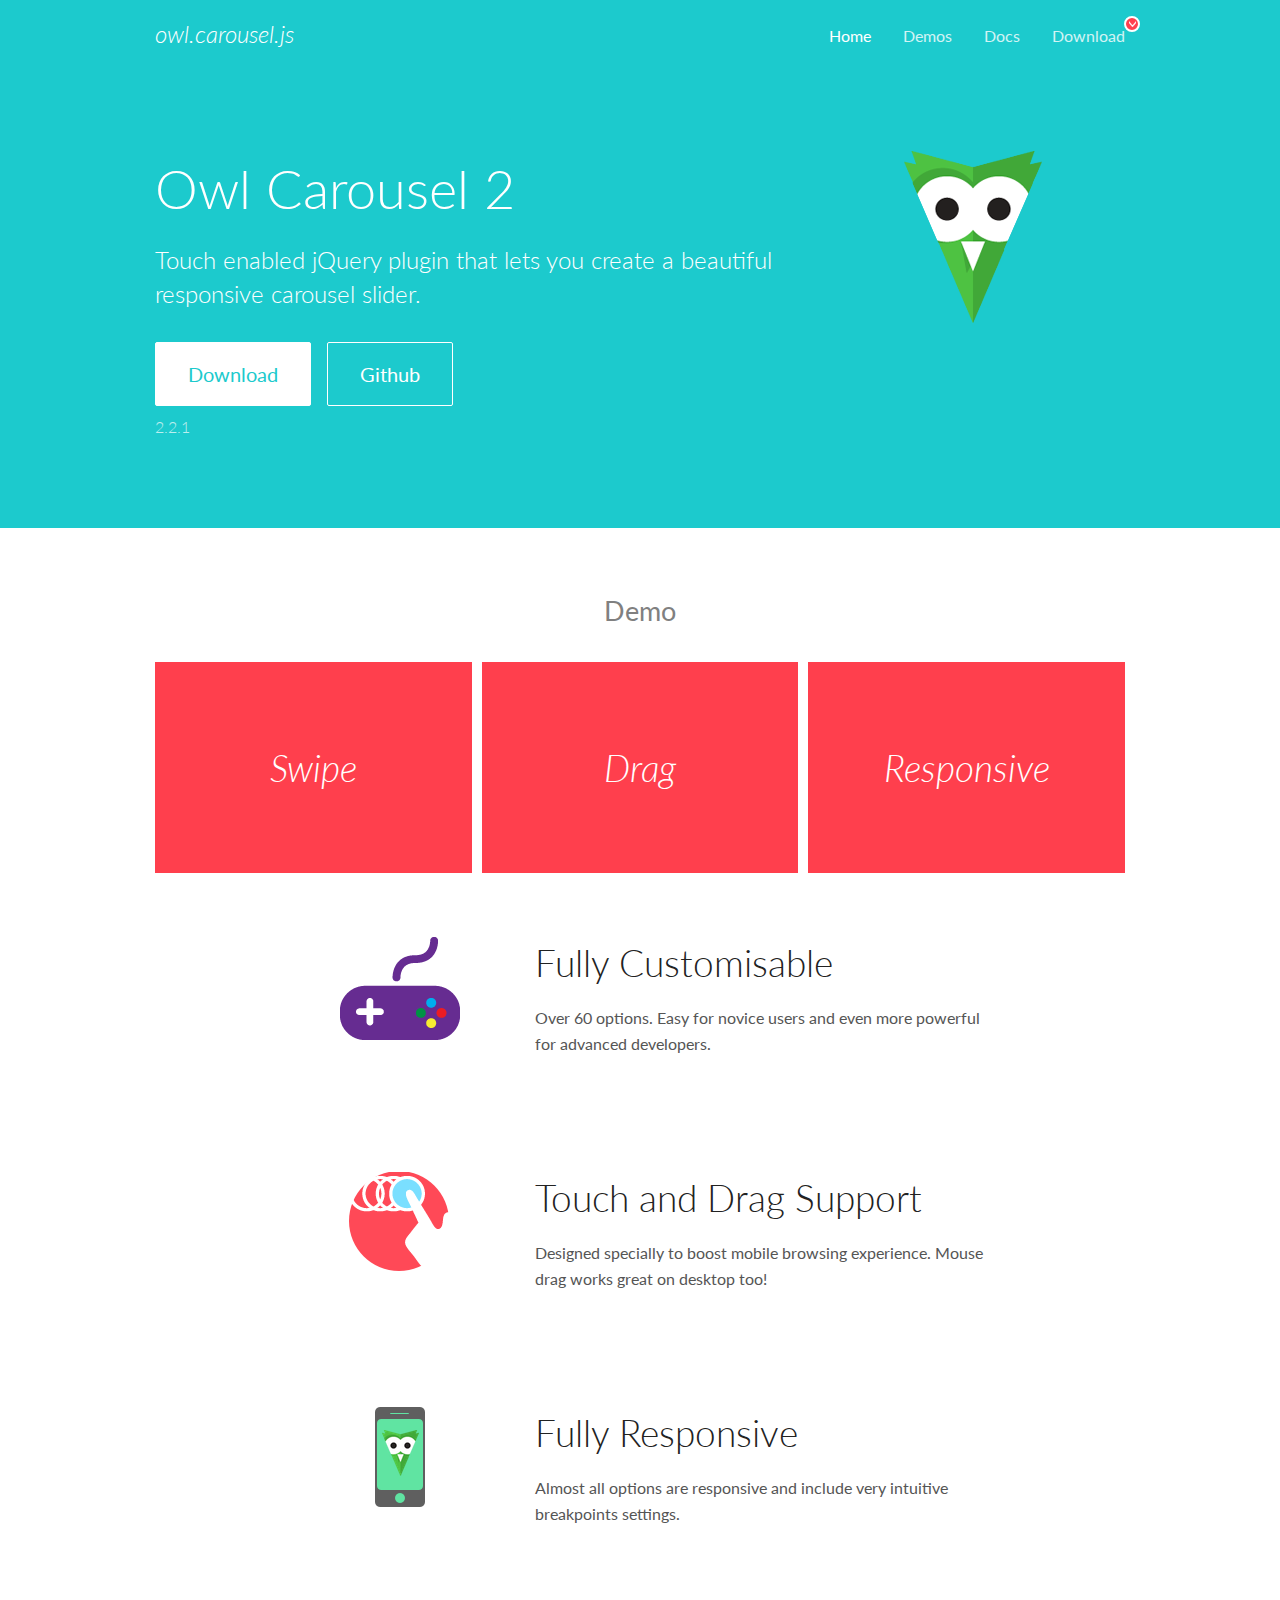
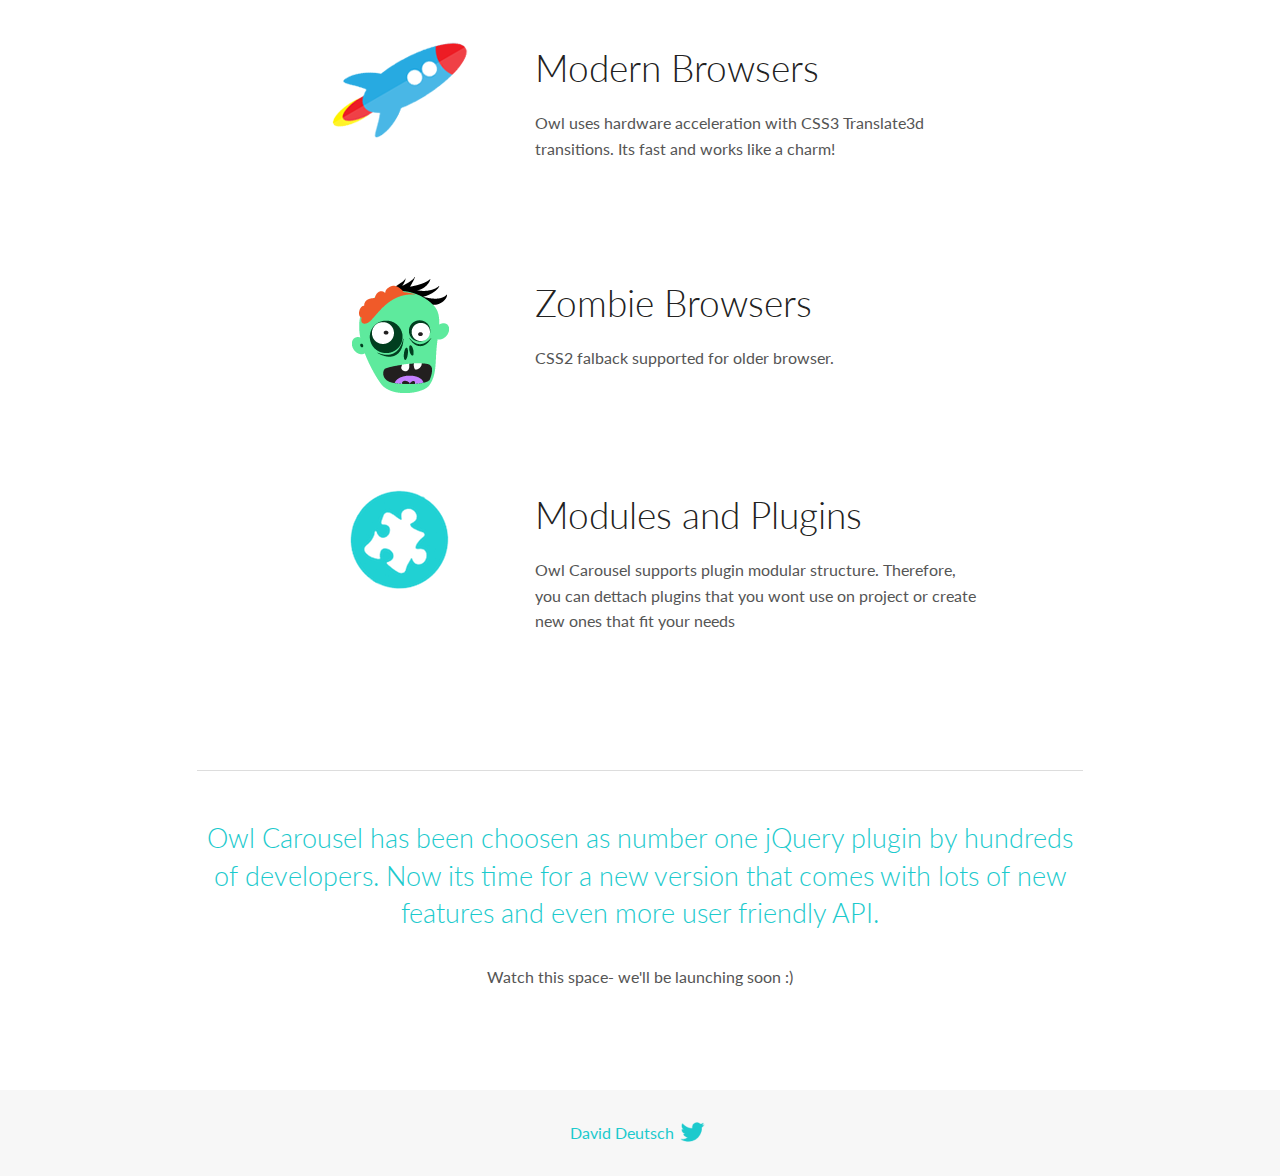
<file: assets/lib/owl.carousel/docs/index.html>
<!DOCTYPE html>
<html lang="en">
  <head>

    <!-- head -->
    <meta charset="utf-8">
    <meta name="msapplication-tap-highlight" content="no" />
    <meta name="viewport" content="width=device-width, initial-scale=1.0" />
    <meta name="description" content="Touch enabled jQuery plugin that lets you create beautiful responsive carousel slider.">
    <meta name="author" content="David Deutsch">
    <title>
      Home | Owl Carousel | 2.2.1
    </title>

    <!-- Stylesheets -->
    <link href='https://fonts.googleapis.com/css?family=Lato:300,400,700,400italic,300italic' rel='stylesheet' type='text/css'>
    <link rel="stylesheet" href="assets/css/docs.theme.min.css">

    <!-- Owl Stylesheets -->
    <link rel="stylesheet" href="assets/owlcarousel/assets/owl.carousel.min.css">
    <link rel="stylesheet" href="assets/owlcarousel/assets/owl.theme.default.min.css">

    <!-- HTML5 shim and Respond.js IE8 support of HTML5 elements and media queries -->

    <!--[if lt IE 9]>
      <script src="https://oss.maxcdn.com/libs/html5shiv/3.7.0/html5shiv.js"></script>
      <script src="https://oss.maxcdn.com/libs/respond.js/1.3.0/respond.min.js"></script>
    <![endif]-->

    <!-- Favicons -->
    <link rel="apple-touch-icon-precomposed" sizes="144x144" href="assets/ico/apple-touch-icon-144-precomposed.png">
    <link rel="shortcut icon" href="assets/ico/favicon.png">
    <link rel="shortcut icon" href="favicon.ico">

    <!-- Yeah i know js should not be in header. Its required for demos.-->

    <!-- javascript -->
    <script src="assets/vendors/jquery.min.js"></script>
    <script src="assets/owlcarousel/owl.carousel.js"></script>
  </head>
  <body>

    <!-- header -->
    <header class="header">
      <div class="row">
        <div class="large-12 columns">
          <div class="brand left">
            <h3>
              <a href="/OwlCarousel2/">owl.carousel.js</a> 
            </h3>
          </div>
          <a id="toggle-nav" class="right">
            <span></span> <span></span> <span></span> 
          </a> 
          <div class="nav-bar">
            <ul class="clearfix">
              <li class="active">
                <a href="/OwlCarousel2/index.html">Home</a> 
              </li>
              <li> <a href="/OwlCarousel2/demos/demos.html">Demos</a>  </li>
              <li> <a href="/OwlCarousel2/docs/started-welcome.html">Docs</a>  </li>
              <li>
                <a href="https://github.com/OwlCarousel2/OwlCarousel2/archive/2.2.1.zip">Download</a> 
                <span class="download"></span> 
              </li>
            </ul>
          </div>
        </div>
      </div>
    </header>

    <!-- home panel -->
    <section id="hero">
      <div class="row">
        <div class="large-8 medium-8 columns">
          <h1>Owl Carousel 2</h1>
          <h4>Touch enabled jQuery plugin that lets you create a beautiful responsive carousel slider.</h4>
          <a href="https://github.com/OwlCarousel2/OwlCarousel2/archive/2.2.1.zip" class="hero-button">Download</a> 
          <a href="https://github.com/OwlCarousel2/OwlCarousel2" class="hero-button outline">Github</a> 
          <p>2.2.1</p>
        </div>
        <div class="large-4 medium-4 columns">
          <img class="owl-logo" src="assets/img/owl-logo.png" alt="mr. Owl">
        </div>
      </div>
    </section>

    <!-- body -->
    <div class="home-demo">
      <div class="row">
        <div class="large-12 columns">
          <h3>Demo</h3>
          <div class="owl-carousel">
            <div class="item">
              <h2>Swipe</h2>
            </div>
            <div class="item">
              <h2>Drag</h2>
            </div>
            <div class="item">
              <h2>Responsive</h2>
            </div>
            <div class="item">
              <h2>CSS3</h2>
            </div>
            <div class="item">
              <h2>Fast</h2>
            </div>
            <div class="item">
              <h2>Easy</h2>
            </div>
            <div class="item">
              <h2>Free</h2>
            </div>
            <div class="item">
              <h2>Upgradable</h2>
            </div>
            <div class="item">
              <h2>Tons of options</h2>
            </div>
            <div class="item">
              <h2>Infinity</h2>
            </div>
            <div class="item">
              <h2>Auto Width</h2>
            </div>
          </div>
        </div>
      </div>
    </div>
    <script>
      var owl = $('.owl-carousel');
      owl.owlCarousel({
        margin: 10,
        loop: true,
        responsive: {
          0: {
            items: 1
          },
          600: {
            items: 2
          },
          1000: {
            items: 3
          }
        }
      })
    </script>

    <!-- features -->
    <div id="features">
      <div class="row">
        <div class="small-12 medium-9 small-centered columns">
          <section class="row feature">
            <div class="medium-4 small-12 columns">
              <img src="assets/img/feature-options.png" alt="">
            </div>
            <div class="medium-8 small-12 columns">
              <h2>Fully Customisable</h2>
              <p>Over 60 options. Easy for novice users and even more powerful for advanced developers.</p>
            </div>
          </section>
          <section class="row feature">
            <div class="medium-4 small-12 columns">
              <img src="assets/img/feature-drag.png" alt="">
            </div>
            <div class="medium-8 small-12 columns">
              <h2>Touch and Drag Support</h2>
              <p>Designed specially to boost mobile browsing experience. Mouse drag works great on desktop too!</p>
            </div>
          </section>
          <section class="row feature">
            <div class="medium-4 small-12 columns">
              <img src="assets/img/feature-responsive.png" alt="">
            </div>
            <div class="medium-8 small-12 columns">
              <h2>Fully Responsive</h2>
              <p>Almost all options are responsive and include very intuitive breakpoints settings.</p>
            </div>
          </section>
          <section class="row feature">
            <div class="medium-4 small-12 columns">
              <img src="assets/img/feature-modern.png" alt="">
            </div>
            <div class="medium-8 small-12 columns">
              <h2>Modern Browsers</h2>
              <p>Owl uses hardware acceleration with CSS3 Translate3d transitions. Its fast and works like a charm! </p>
            </div>
          </section>
          <section class="row feature">
            <div class="medium-4 small-12 columns">
              <img src="assets/img/feature-zombie.png" alt="">
            </div>
            <div class="medium-8 small-12 columns">
              <h2>Zombie Browsers</h2>
              <p>CSS2 falback supported for older browser.</p>
            </div>
          </section>
          <section class="row feature">
            <div class="medium-4 small-12 columns">
              <img src="assets/img/feature-module.png" alt="">
            </div>
            <div class="medium-8 small-12 columns">
              <h2>Modules and Plugins</h2>
              <p>Owl Carousel supports plugin modular structure. Therefore, you can dettach plugins that you wont use on project or create new ones that fit your needs</p>
            </div>
          </section>
        </div>
      </div>
    </div>

    <!-- footer -->
    <section id="teaser-text">
      <div class="row">
        <div class="small-12 medium-11 small-centered columns">
          <hr>
          <h3 id="owl-carousel-has-been-choosen-as-number-one-jquery-plugin-by-hundreds-of-developers-now-its-time-for-a-new-version-that-comes-with-lots-of-new-features-and-even-more-user-friendly-api-">Owl Carousel has been choosen as number one jQuery plugin by hundreds of developers. Now its time for a new version that comes with lots of new features and even more user friendly API.</h3>
          <p>Watch this space- we&#39;ll be launching soon :)</p>
        </div>
      </div>
    </section>

    <!-- footer -->
    <footer class="footer">
      <div class="row">
        <div class="large-12 columns">
          <h5>
            <a href="/OwlCarousel2/docs/support-contact.html">David Deutsch</a> 
            <a id="custom-tweet-button" href="https://twitter.com/share?url=https://github.com/OwlCarousel2/OwlCarousel2&text=Owl Carousel - This is so awesome! " target="_blank"></a> 
          </h5>
        </div>
      </div>
    </footer>

    <!-- vendors -->
    <script src="assets/vendors/highlight.js"></script>
    <script src="assets/js/app.js"></script>
  </body>
</html>
</file>
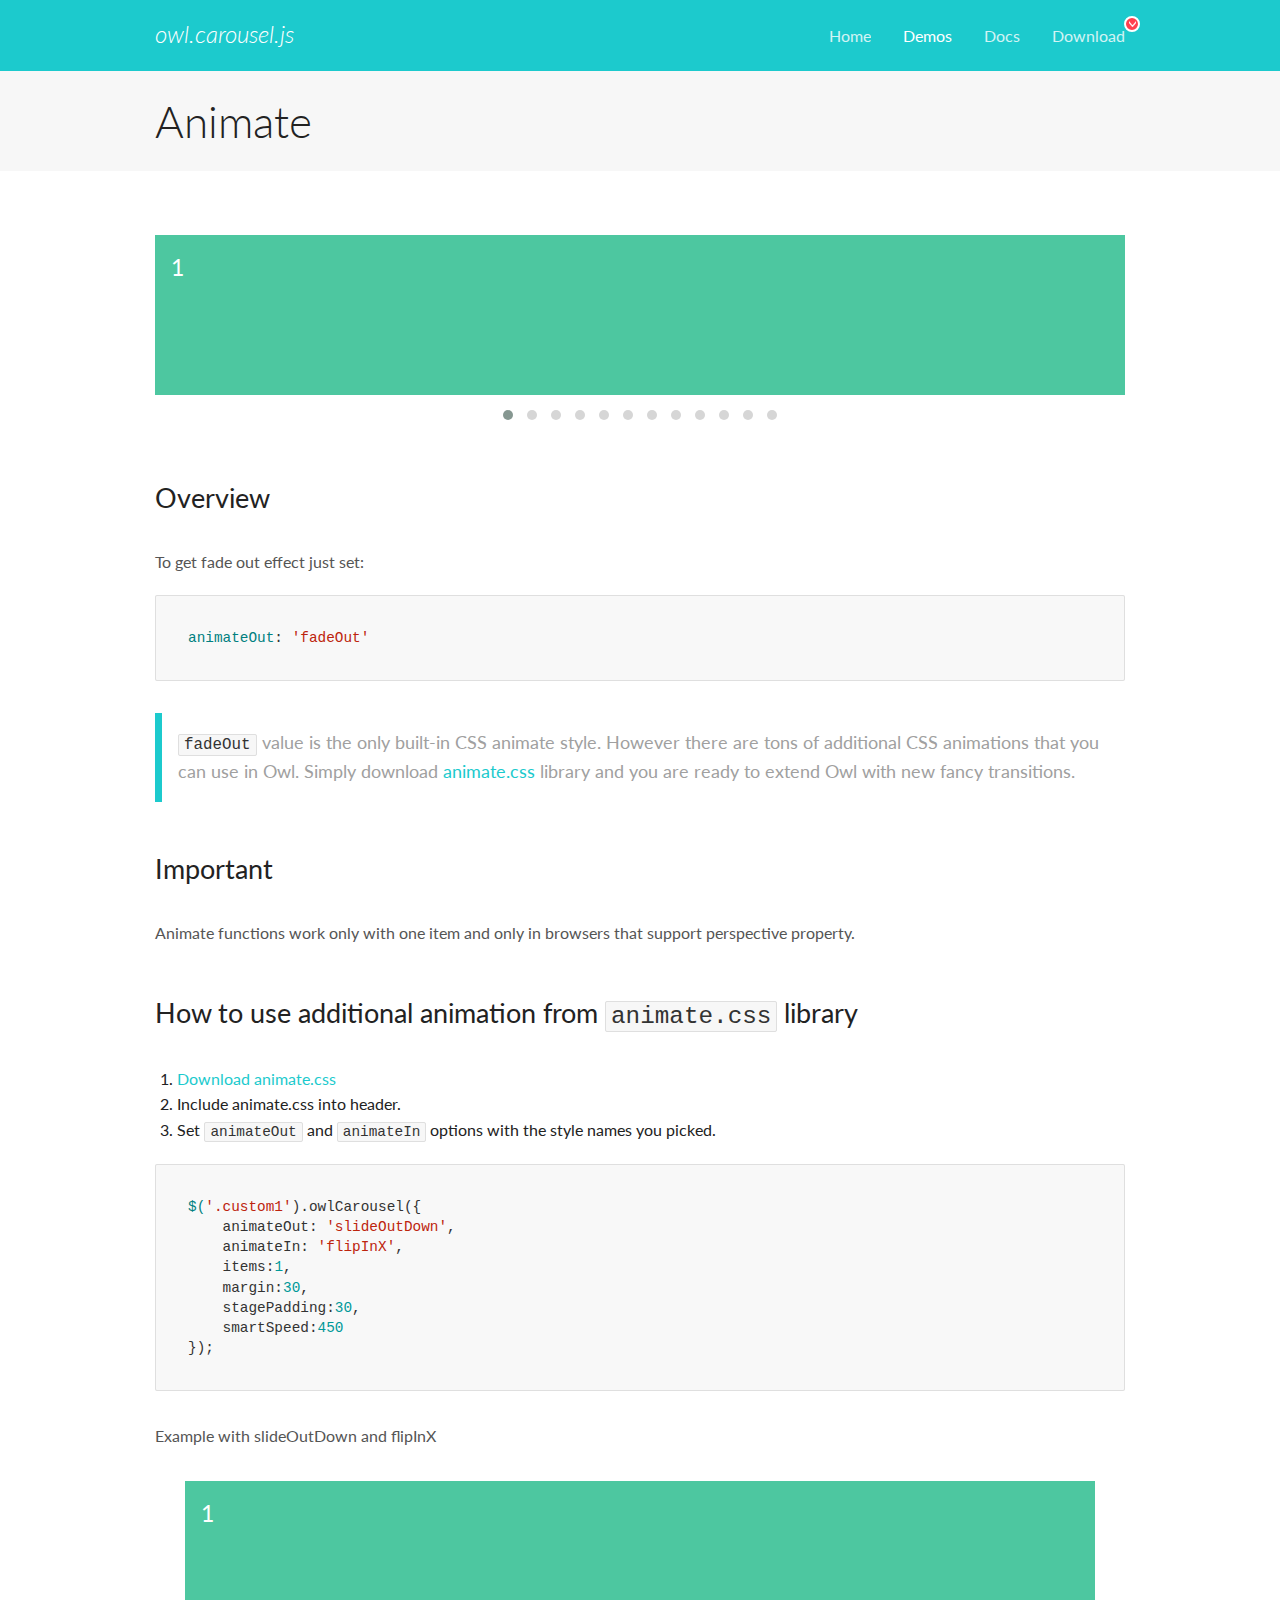
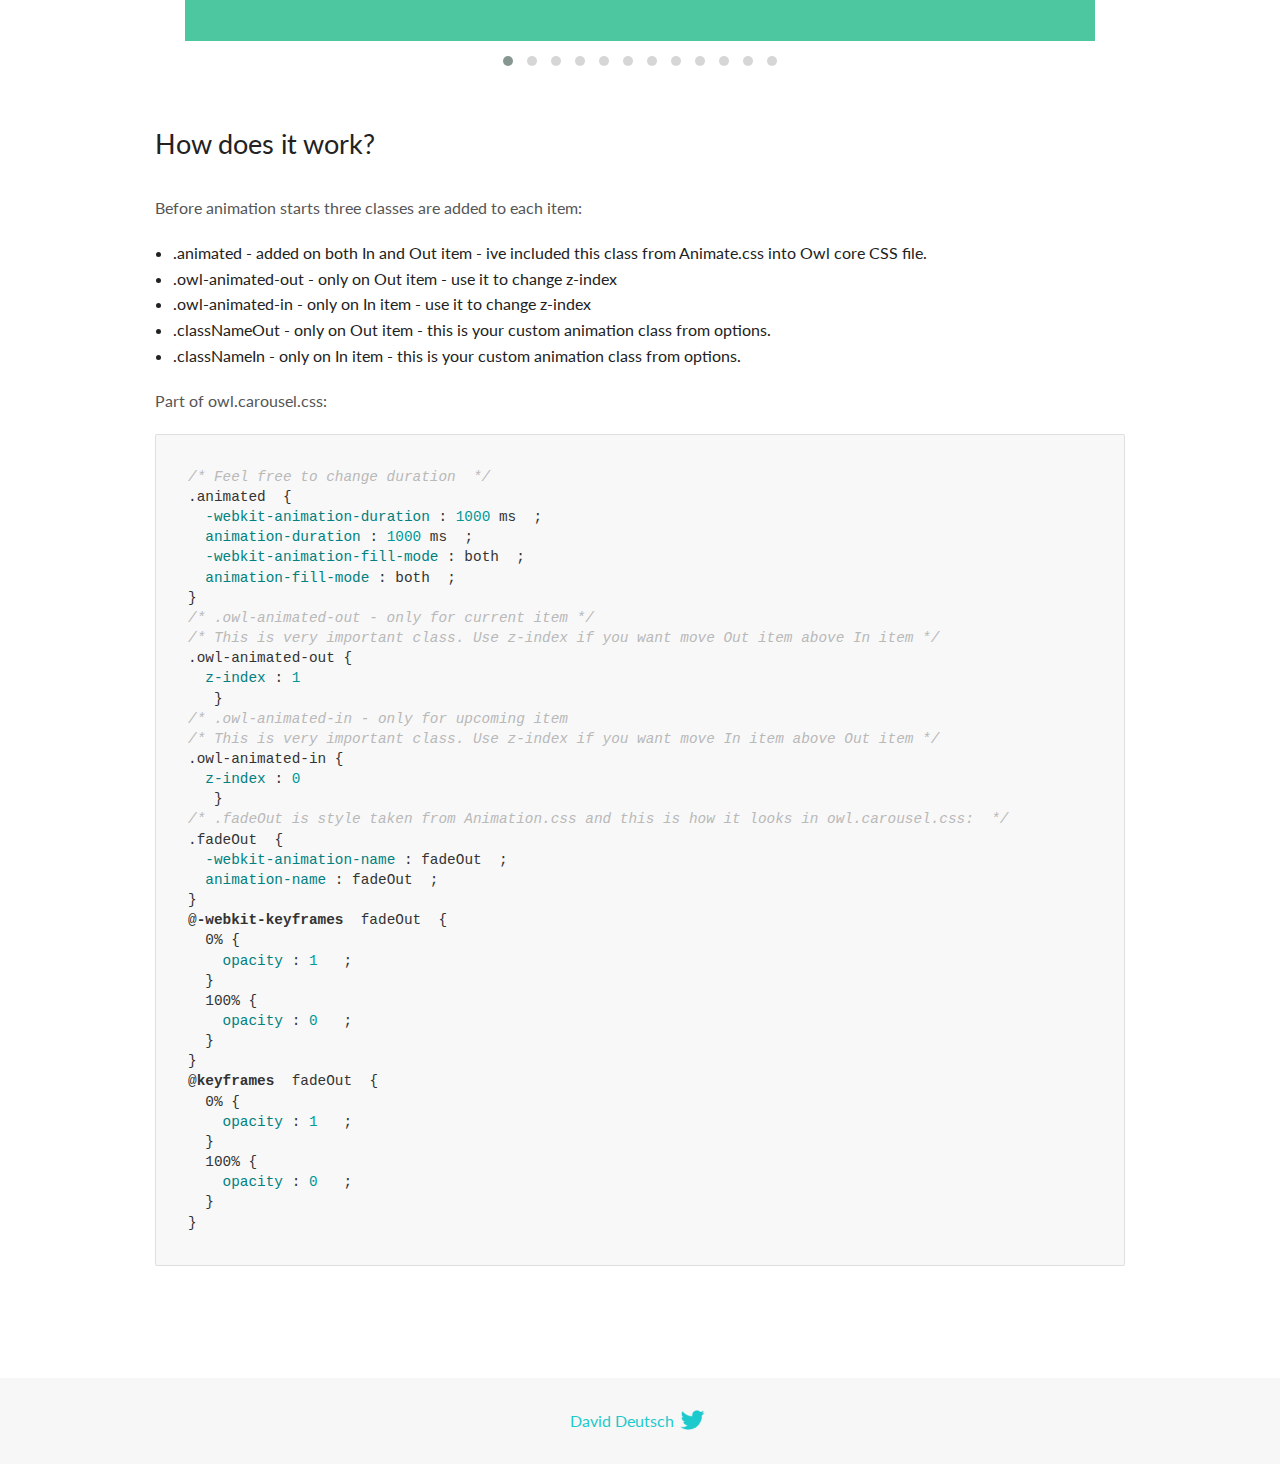
<file: assets/lib/owl.carousel/docs/demos/animate.html>
<!DOCTYPE html>
<html lang="en">
  <head>

    <!-- head -->
    <meta charset="utf-8">
    <meta name="msapplication-tap-highlight" content="no" />
    <meta name="viewport" content="width=device-width, initial-scale=1.0" />
    <meta name="description" content="Animate carousel">
    <meta name="author" content="David Deutsch">
    <title>
      Animate Demo | Owl Carousel | 2.2.1
    </title>

    <!-- Stylesheets -->
    <link href='https://fonts.googleapis.com/css?family=Lato:300,400,700,400italic,300italic' rel='stylesheet' type='text/css'>
    <link rel="stylesheet" href="../assets/css/docs.theme.min.css">

    <!-- Owl Stylesheets -->
    <link rel="stylesheet" href="../assets/owlcarousel/assets/owl.carousel.min.css">
    <link rel="stylesheet" href="../assets/owlcarousel/assets/owl.theme.default.min.css">

    <!-- HTML5 shim and Respond.js IE8 support of HTML5 elements and media queries -->

    <!--[if lt IE 9]>
      <script src="https://oss.maxcdn.com/libs/html5shiv/3.7.0/html5shiv.js"></script>
      <script src="https://oss.maxcdn.com/libs/respond.js/1.3.0/respond.min.js"></script>
    <![endif]-->

    <!-- Favicons -->
    <link rel="apple-touch-icon-precomposed" sizes="144x144" href="../assets/ico/apple-touch-icon-144-precomposed.png">
    <link rel="shortcut icon" href="../assets/ico/favicon.png">
    <link rel="shortcut icon" href="favicon.ico">

    <!-- Yeah i know js should not be in header. Its required for demos.-->

    <!-- javascript -->
    <script src="../assets/vendors/jquery.min.js"></script>
    <script src="../assets/owlcarousel/owl.carousel.js"></script>
  </head>
  <body>

    <!-- header -->
    <header class="header">
      <div class="row">
        <div class="large-12 columns">
          <div class="brand left">
            <h3>
              <a href="/OwlCarousel2/">owl.carousel.js</a> 
            </h3>
          </div>
          <a id="toggle-nav" class="right">
            <span></span> <span></span> <span></span> 
          </a> 
          <div class="nav-bar">
            <ul class="clearfix">
              <li> <a href="/OwlCarousel2/index.html">Home</a>  </li>
              <li class="active">
                <a href="/OwlCarousel2/demos/demos.html">Demos</a> 
              </li>
              <li> <a href="/OwlCarousel2/docs/started-welcome.html">Docs</a>  </li>
              <li>
                <a href="https://github.com/OwlCarousel2/OwlCarousel2/archive/2.2.1.zip">Download</a> 
                <span class="download"></span> 
              </li>
            </ul>
          </div>
        </div>
      </div>
    </header>

    <!-- title -->
    <section class="title">
      <div class="row">
        <div class="large-12 columns">
          <h1>Animate</h1>
        </div>
      </div>
    </section>

    <!--  Demos -->
    <section id="demos">
      <div class="row">
        <div class="large-12 columns">
          <div class="fadeOut owl-carousel owl-theme">
            <div class="item">
              <h4>1</h4>
            </div>
            <div class="item">
              <h4>2</h4>
            </div>
            <div class="item">
              <h4>3</h4>
            </div>
            <div class="item">
              <h4>4</h4>
            </div>
            <div class="item">
              <h4>5</h4>
            </div>
            <div class="item">
              <h4>6</h4>
            </div>
            <div class="item">
              <h4>7</h4>
            </div>
            <div class="item">
              <h4>8</h4>
            </div>
            <div class="item">
              <h4>9</h4>
            </div>
            <div class="item">
              <h4>10</h4>
            </div>
            <div class="item">
              <h4>11</h4>
            </div>
            <div class="item">
              <h4>12</h4>
            </div>
          </div>
          <h3 id="overview">Overview</h3>
          <p>To get fade out effect just set:</p>
          <pre><code>animateOut: &#39;fadeOut&#39;</code></pre>
          <blockquote>
            <p><code>fadeOut</code> value is the only built-in CSS animate style. However there are tons of additional CSS animations that you can use in Owl. Simply download
              <a href="https://daneden.github.io/animate.css/">animate.css</a>  library and you are ready to extend Owl with new fancy transitions.</p>
          </blockquote>
          <h3 id="important">Important</h3>
          <p>Animate functions work only with one item and only in browsers that support perspective property.</p>
          <h3 id="how-to-use-additional-animation-from-animate-css-library">How to use additional animation from <code>animate.css</code> library</h3>
          <ol>
            <li> <a href="https://daneden.github.io/animate.css/">Download animate.css</a>  </li>
            <li>Include animate.css into header.</li>
            <li>Set <code>animateOut</code> and <code>animateIn</code> options with the style names you picked.</li>
          </ol>
          <pre><code>$(&#39;.custom1&#39;).owlCarousel({
    animateOut: &#39;slideOutDown&#39;,
    animateIn: &#39;flipInX&#39;,
    items:1,
    margin:30,
    stagePadding:30,
    smartSpeed:450
});</code></pre>
          <p>Example with slideOutDown and flipInX</p>
          <div class="custom1 owl-carousel owl-theme">
            <div class="item">
              <h4>1</h4>
            </div>
            <div class="item">
              <h4>2</h4>
            </div>
            <div class="item">
              <h4>3</h4>
            </div>
            <div class="item">
              <h4>4</h4>
            </div>
            <div class="item">
              <h4>5</h4>
            </div>
            <div class="item">
              <h4>6</h4>
            </div>
            <div class="item">
              <h4>7</h4>
            </div>
            <div class="item">
              <h4>8</h4>
            </div>
            <div class="item">
              <h4>9</h4>
            </div>
            <div class="item">
              <h4>10</h4>
            </div>
            <div class="item">
              <h4>11</h4>
            </div>
            <div class="item">
              <h4>12</h4>
            </div>
          </div>
          <h3 id="how-does-it-work-">How does it work?</h3>
          <p>Before animation starts three classes are added to each item:</p>
          <ul>
            <li>.animated - added on both In and Out item - ive included this class from Animate.css into Owl core CSS file.</li>
            <li>.owl-animated-out - only on Out item - use it to change z-index</li>
            <li>.owl-animated-in - only on In item - use it to change z-index</li>
            <li>.classNameOut - only on Out item - this is your custom animation class from options.</li>
            <li>.classNameIn - only on In item - this is your custom animation class from options.</li>
          </ul>
          <p>Part of owl.carousel.css:</p>
          <pre><code class="language-css"><span class="comment">/* Feel free to change duration  */</span> 
<span class="class">.animated</span>  <span class="rules">{
  <span class="rule"><span class="attribute">-webkit-animation-duration</span> :<span class="value"> <span class="number">1000</span> ms</span> </span> ;
  <span class="rule"><span class="attribute">animation-duration</span> :<span class="value"> <span class="number">1000</span> ms</span> </span> ;
  <span class="rule"><span class="attribute">-webkit-animation-fill-mode</span> :<span class="value"> both</span> </span> ;
  <span class="rule"><span class="attribute">animation-fill-mode</span> :<span class="value"> both</span> </span> ;
<span class="rule">}</span> </span> 
<span class="comment">/* .owl-animated-out - only for current item */</span> 
<span class="comment">/* This is very important class. Use z-index if you want move Out item above In item */</span> 
<span class="class">.owl-animated-out</span> <span class="rules">{
  <span class="rule"><span class="attribute">z-index</span> :<span class="value"> <span class="number">1</span> 
</span> </span> </span> }
<span class="comment">/* .owl-animated-in - only for upcoming item
/* This is very important class. Use z-index if you want move In item above Out item */</span> 
<span class="class">.owl-animated-in</span> <span class="rules">{
  <span class="rule"><span class="attribute">z-index</span> :<span class="value"> <span class="number">0</span> 
</span> </span> </span> }
<span class="comment">/* .fadeOut is style taken from Animation.css and this is how it looks in owl.carousel.css:  */</span> 
<span class="class">.fadeOut</span>  <span class="rules">{
  <span class="rule"><span class="attribute">-webkit-animation-name</span> :<span class="value"> fadeOut</span> </span> ;
  <span class="rule"><span class="attribute">animation-name</span> :<span class="value"> fadeOut</span> </span> ;
<span class="rule">}</span> </span> 
<span class="at_rule">@<span class="keyword">-webkit-keyframes</span>  fadeOut </span> {
  0% <span class="rules">{
    <span class="rule"><span class="attribute">opacity</span> :<span class="value"> <span class="number">1</span> </span> </span> ;
  <span class="rule">}</span> </span> 
  100% <span class="rules">{
    <span class="rule"><span class="attribute">opacity</span> :<span class="value"> <span class="number">0</span> </span> </span> ;
  <span class="rule">}</span> </span> 
}
<span class="at_rule">@<span class="keyword">keyframes</span>  fadeOut </span> {
  0% <span class="rules">{
    <span class="rule"><span class="attribute">opacity</span> :<span class="value"> <span class="number">1</span> </span> </span> ;
  <span class="rule">}</span> </span> 
  100% <span class="rules">{
    <span class="rule"><span class="attribute">opacity</span> :<span class="value"> <span class="number">0</span> </span> </span> ;
  <span class="rule">}</span> </span> 
}</code></pre>
          <link rel="stylesheet" href="../assets/css/animate.css">
          <script>
            jQuery(document).ready(function($) {
              $('.fadeOut').owlCarousel({
                items: 1,
                animateOut: 'fadeOut',
                loop: true,
                margin: 10,
              });
              $('.custom1').owlCarousel({
                animateOut: 'slideOutDown',
                animateIn: 'flipInX',
                items: 1,
                margin: 30,
                stagePadding: 30,
                smartSpeed: 450
              });
            });
          </script>
        </div>
      </div>
    </section>

    <!-- footer -->
    <footer class="footer">
      <div class="row">
        <div class="large-12 columns">
          <h5>
            <a href="/OwlCarousel2/docs/support-contact.html">David Deutsch</a> 
            <a id="custom-tweet-button" href="https://twitter.com/share?url=https://github.com/OwlCarousel2/OwlCarousel2&text=Owl Carousel - This is so awesome! " target="_blank"></a> 
          </h5>
        </div>
      </div>
    </footer>

    <!-- vendors -->
    <script src="../assets/vendors/highlight.js"></script>
    <script src="../assets/js/app.js"></script>
  </body>
</html>
</file>
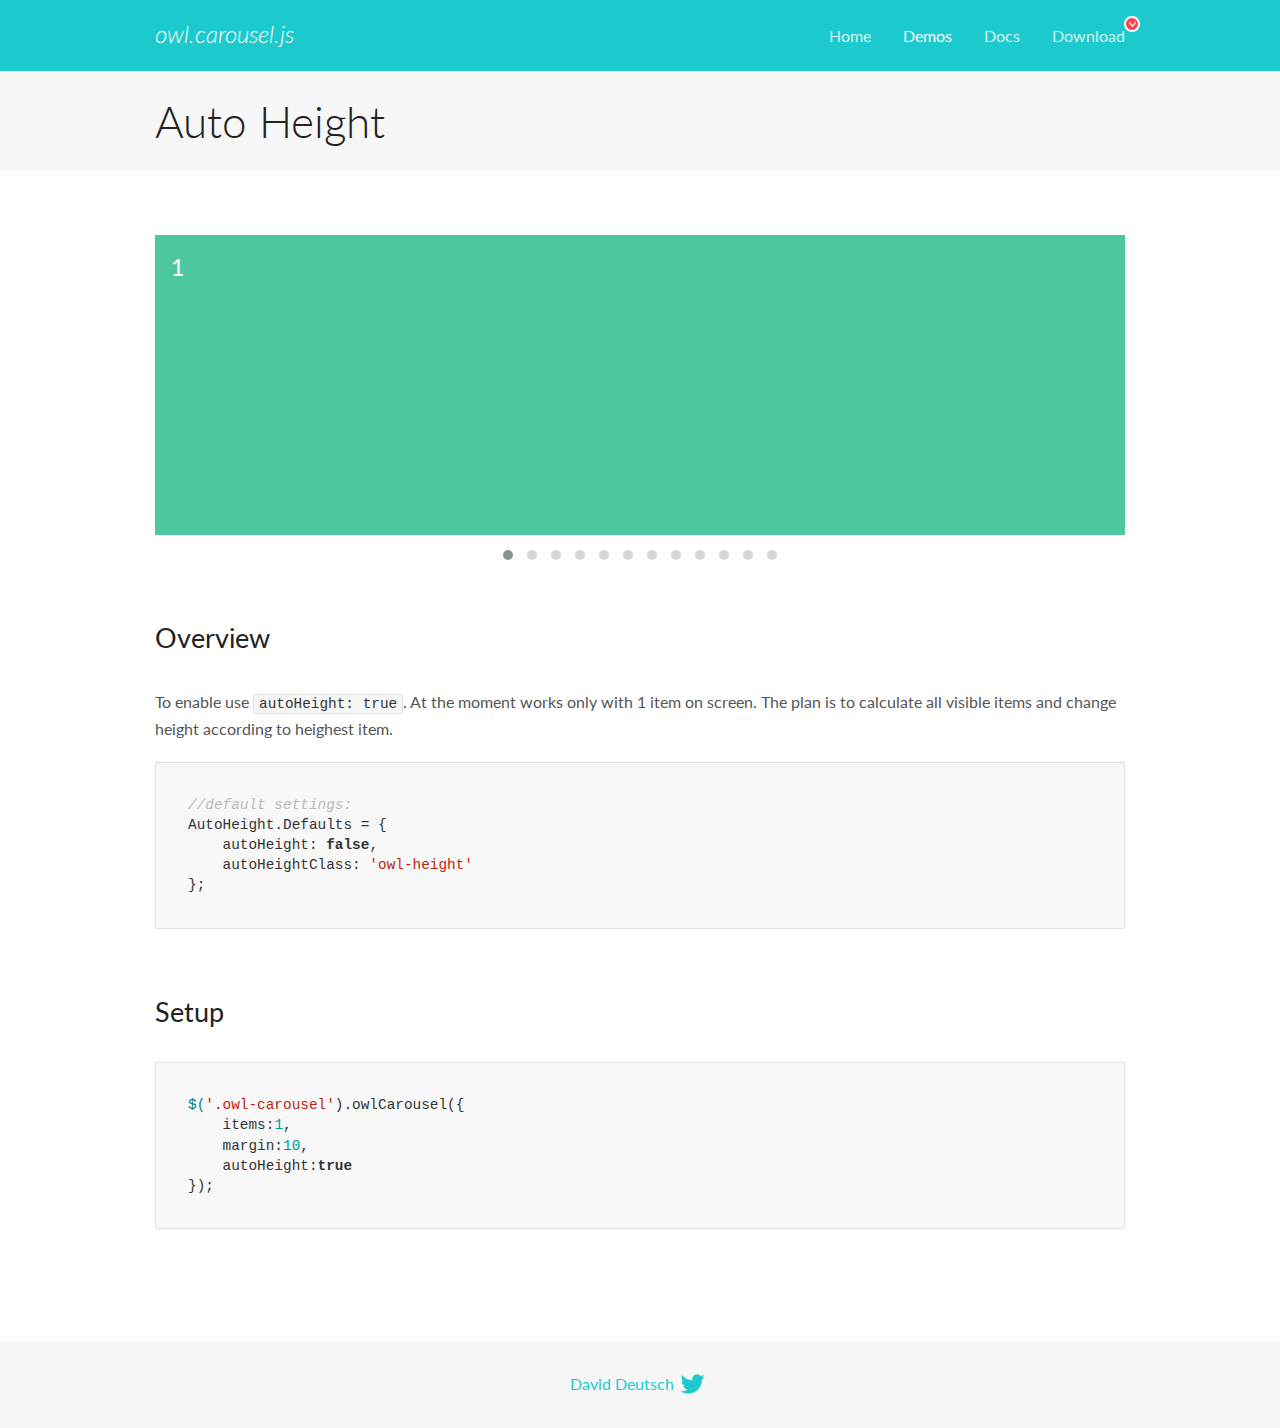
<file: assets/lib/owl.carousel/docs/demos/autoheight.html>
<!DOCTYPE html>
<html lang="en">
  <head>

    <!-- head -->
    <meta charset="utf-8">
    <meta name="msapplication-tap-highlight" content="no" />
    <meta name="viewport" content="width=device-width, initial-scale=1.0" />
    <meta name="description" content="autoHeight usage demo">
    <meta name="author" content="David Deutsch">
    <title>
      Auto Height Demo | Owl Carousel | 2.2.1
    </title>

    <!-- Stylesheets -->
    <link href='https://fonts.googleapis.com/css?family=Lato:300,400,700,400italic,300italic' rel='stylesheet' type='text/css'>
    <link rel="stylesheet" href="../assets/css/docs.theme.min.css">

    <!-- Owl Stylesheets -->
    <link rel="stylesheet" href="../assets/owlcarousel/assets/owl.carousel.min.css">
    <link rel="stylesheet" href="../assets/owlcarousel/assets/owl.theme.default.min.css">

    <!-- HTML5 shim and Respond.js IE8 support of HTML5 elements and media queries -->

    <!--[if lt IE 9]>
      <script src="https://oss.maxcdn.com/libs/html5shiv/3.7.0/html5shiv.js"></script>
      <script src="https://oss.maxcdn.com/libs/respond.js/1.3.0/respond.min.js"></script>
    <![endif]-->

    <!-- Favicons -->
    <link rel="apple-touch-icon-precomposed" sizes="144x144" href="../assets/ico/apple-touch-icon-144-precomposed.png">
    <link rel="shortcut icon" href="../assets/ico/favicon.png">
    <link rel="shortcut icon" href="favicon.ico">

    <!-- Yeah i know js should not be in header. Its required for demos.-->

    <!-- javascript -->
    <script src="../assets/vendors/jquery.min.js"></script>
    <script src="../assets/owlcarousel/owl.carousel.js"></script>
  </head>
  <body>

    <!-- header -->
    <header class="header">
      <div class="row">
        <div class="large-12 columns">
          <div class="brand left">
            <h3>
              <a href="/OwlCarousel2/">owl.carousel.js</a> 
            </h3>
          </div>
          <a id="toggle-nav" class="right">
            <span></span> <span></span> <span></span> 
          </a> 
          <div class="nav-bar">
            <ul class="clearfix">
              <li> <a href="/OwlCarousel2/index.html">Home</a>  </li>
              <li class="active">
                <a href="/OwlCarousel2/demos/demos.html">Demos</a> 
              </li>
              <li> <a href="/OwlCarousel2/docs/started-welcome.html">Docs</a>  </li>
              <li>
                <a href="https://github.com/OwlCarousel2/OwlCarousel2/archive/2.2.1.zip">Download</a> 
                <span class="download"></span> 
              </li>
            </ul>
          </div>
        </div>
      </div>
    </header>

    <!-- title -->
    <section class="title">
      <div class="row">
        <div class="large-12 columns">
          <h1>Auto Height</h1>
        </div>
      </div>
    </section>

    <!--  Demos -->
    <section id="demos">
      <div class="row">
        <div class="large-12 columns">
          <div class="owl-carousel owl-theme">
            <div class="item" style="height:300px">
              <h4>1</h4>
            </div>
            <div class="item" style="height:100px">
              <h4>2</h4>
            </div>
            <div class="item" style="height:500px">
              <h4>3</h4>
            </div>
            <div class="item" style="height:250px">
              <h4>4</h4>
            </div>
            <div class="item" style="height:400px">
              <h4>5</h4>
            </div>
            <div class="item" style="height:500px">
              <h4>6</h4>
            </div>
            <div class="item" style="height:600px">
              <h4>7</h4>
            </div>
            <div class="item" style="height:400px">
              <h4>8</h4>
            </div>
            <div class="item" style="height:300px">
              <h4>9</h4>
            </div>
            <div class="item" style="height:350px">
              <h4>10</h4>
            </div>
            <div class="item" style="height:200px">
              <h4>11</h4>
            </div>
            <div class="item" style="height:150px">
              <h4>12</h4>
            </div>
          </div>
          <h3 id="overview">Overview</h3>
          <p>To enable use <code>autoHeight: true</code>. At the moment works only with 1 item on screen. The plan is to calculate all visible items and change height according to heighest item.</p>
          <pre><code>//default settings:
AutoHeight.Defaults = {
    autoHeight: false,
    autoHeightClass: &#39;owl-height&#39;
};</code></pre>
          <h3 id="setup">Setup</h3>
          <pre><code>$(&#39;.owl-carousel&#39;).owlCarousel({
    items:1,
    margin:10,
    autoHeight:true
});</code></pre>
          <script>
            $(document).ready(function() {
              $('.owl-carousel').owlCarousel({
                items: 1,
                margin: 10,
                autoHeight: true
              });
            })
          </script>
        </div>
      </div>
    </section>

    <!-- footer -->
    <footer class="footer">
      <div class="row">
        <div class="large-12 columns">
          <h5>
            <a href="/OwlCarousel2/docs/support-contact.html">David Deutsch</a> 
            <a id="custom-tweet-button" href="https://twitter.com/share?url=https://github.com/OwlCarousel2/OwlCarousel2&text=Owl Carousel - This is so awesome! " target="_blank"></a> 
          </h5>
        </div>
      </div>
    </footer>

    <!-- vendors -->
    <script src="../assets/vendors/highlight.js"></script>
    <script src="../assets/js/app.js"></script>
  </body>
</html>
</file>
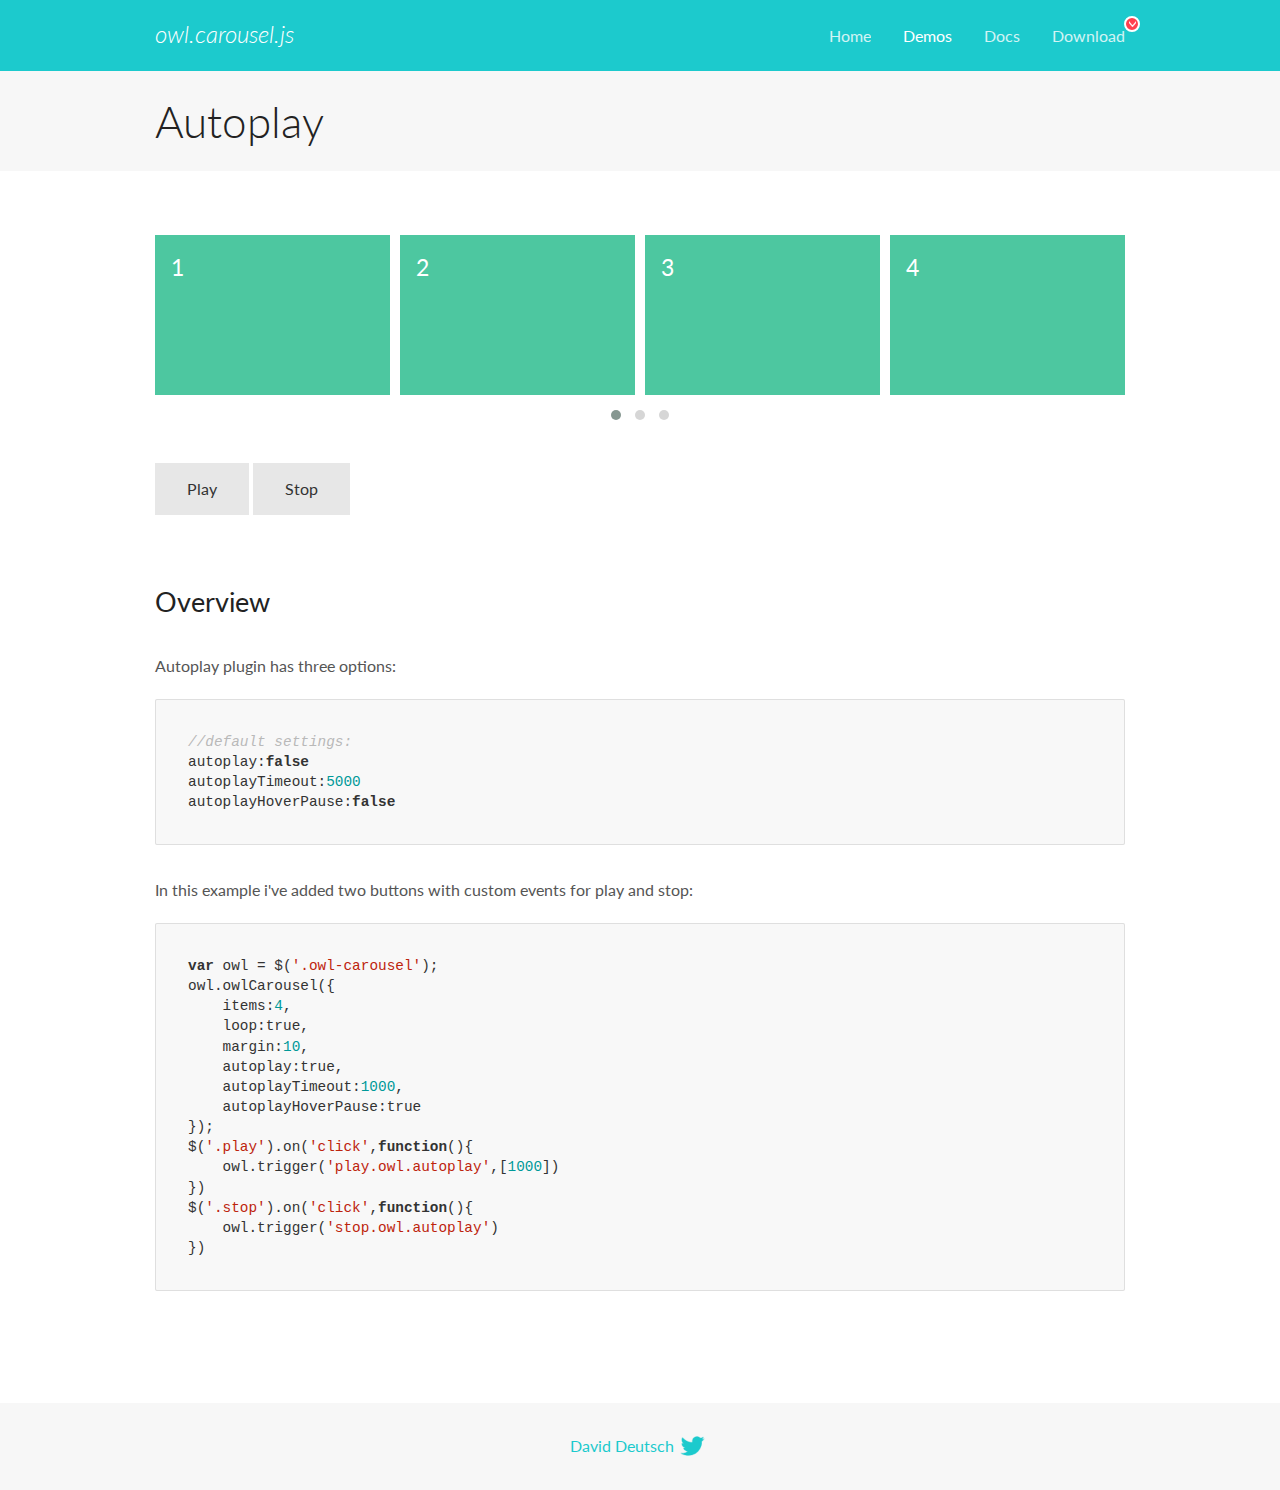
<file: assets/lib/owl.carousel/docs/demos/autoplay.html>
<!DOCTYPE html>
<html lang="en">
  <head>

    <!-- head -->
    <meta charset="utf-8">
    <meta name="msapplication-tap-highlight" content="no" />
    <meta name="viewport" content="width=device-width, initial-scale=1.0" />
    <meta name="description" content="Autoplay usage demo">
    <meta name="author" content="David Deutsch">
    <title>
      Autoplay Demo | Owl Carousel | 2.2.1
    </title>

    <!-- Stylesheets -->
    <link href='https://fonts.googleapis.com/css?family=Lato:300,400,700,400italic,300italic' rel='stylesheet' type='text/css'>
    <link rel="stylesheet" href="../assets/css/docs.theme.min.css">

    <!-- Owl Stylesheets -->
    <link rel="stylesheet" href="../assets/owlcarousel/assets/owl.carousel.min.css">
    <link rel="stylesheet" href="../assets/owlcarousel/assets/owl.theme.default.min.css">

    <!-- HTML5 shim and Respond.js IE8 support of HTML5 elements and media queries -->

    <!--[if lt IE 9]>
      <script src="https://oss.maxcdn.com/libs/html5shiv/3.7.0/html5shiv.js"></script>
      <script src="https://oss.maxcdn.com/libs/respond.js/1.3.0/respond.min.js"></script>
    <![endif]-->

    <!-- Favicons -->
    <link rel="apple-touch-icon-precomposed" sizes="144x144" href="../assets/ico/apple-touch-icon-144-precomposed.png">
    <link rel="shortcut icon" href="../assets/ico/favicon.png">
    <link rel="shortcut icon" href="favicon.ico">

    <!-- Yeah i know js should not be in header. Its required for demos.-->

    <!-- javascript -->
    <script src="../assets/vendors/jquery.min.js"></script>
    <script src="../assets/owlcarousel/owl.carousel.js"></script>
  </head>
  <body>

    <!-- header -->
    <header class="header">
      <div class="row">
        <div class="large-12 columns">
          <div class="brand left">
            <h3>
              <a href="/OwlCarousel2/">owl.carousel.js</a> 
            </h3>
          </div>
          <a id="toggle-nav" class="right">
            <span></span> <span></span> <span></span> 
          </a> 
          <div class="nav-bar">
            <ul class="clearfix">
              <li> <a href="/OwlCarousel2/index.html">Home</a>  </li>
              <li class="active">
                <a href="/OwlCarousel2/demos/demos.html">Demos</a> 
              </li>
              <li> <a href="/OwlCarousel2/docs/started-welcome.html">Docs</a>  </li>
              <li>
                <a href="https://github.com/OwlCarousel2/OwlCarousel2/archive/2.2.1.zip">Download</a> 
                <span class="download"></span> 
              </li>
            </ul>
          </div>
        </div>
      </div>
    </header>

    <!-- title -->
    <section class="title">
      <div class="row">
        <div class="large-12 columns">
          <h1>Autoplay</h1>
        </div>
      </div>
    </section>

    <!--  Demos -->
    <section id="demos">
      <div class="row">
        <div class="large-12 columns">
          <div class="owl-carousel owl-theme">
            <div class="item">
              <h4>1</h4>
            </div>
            <div class="item">
              <h4>2</h4>
            </div>
            <div class="item">
              <h4>3</h4>
            </div>
            <div class="item">
              <h4>4</h4>
            </div>
            <div class="item">
              <h4>5</h4>
            </div>
            <div class="item">
              <h4>6</h4>
            </div>
            <div class="item">
              <h4>7</h4>
            </div>
            <div class="item">
              <h4>8</h4>
            </div>
            <div class="item">
              <h4>9</h4>
            </div>
            <div class="item">
              <h4>10</h4>
            </div>
            <div class="item">
              <h4>11</h4>
            </div>
            <div class="item">
              <h4>12</h4>
            </div>
          </div>
          <a class="button secondary play">Play</a> 
          <a class="button secondary stop">Stop</a> 
          <h3 id="overview">Overview</h3>
          <p>Autoplay plugin has three options:</p>
          <pre><code>//default settings:
autoplay:false
autoplayTimeout:5000
autoplayHoverPause:false</code></pre>
          <p>In this example i&#39;ve added two buttons with custom events for play and stop:</p>
          <pre><code>var owl = $(&#39;.owl-carousel&#39;);
owl.owlCarousel({
    items:4,
    loop:true,
    margin:10,
    autoplay:true,
    autoplayTimeout:1000,
    autoplayHoverPause:true
});
$(&#39;.play&#39;).on(&#39;click&#39;,function(){
    owl.trigger(&#39;play.owl.autoplay&#39;,[1000])
})
$(&#39;.stop&#39;).on(&#39;click&#39;,function(){
    owl.trigger(&#39;stop.owl.autoplay&#39;)
})</code></pre>
          <script>
            $(document).ready(function() {
              var owl = $('.owl-carousel');
              owl.owlCarousel({
                items: 4,
                loop: true,
                margin: 10,
                autoplay: true,
                autoplayTimeout: 1000,
                autoplayHoverPause: true
              });
              $('.play').on('click', function() {
                owl.trigger('play.owl.autoplay', [1000])
              })
              $('.stop').on('click', function() {
                owl.trigger('stop.owl.autoplay')
              })
            })
          </script>
        </div>
      </div>
    </section>

    <!-- footer -->
    <footer class="footer">
      <div class="row">
        <div class="large-12 columns">
          <h5>
            <a href="/OwlCarousel2/docs/support-contact.html">David Deutsch</a> 
            <a id="custom-tweet-button" href="https://twitter.com/share?url=https://github.com/OwlCarousel2/OwlCarousel2&text=Owl Carousel - This is so awesome! " target="_blank"></a> 
          </h5>
        </div>
      </div>
    </footer>

    <!-- vendors -->
    <script src="../assets/vendors/highlight.js"></script>
    <script src="../assets/js/app.js"></script>
  </body>
</html>
</file>
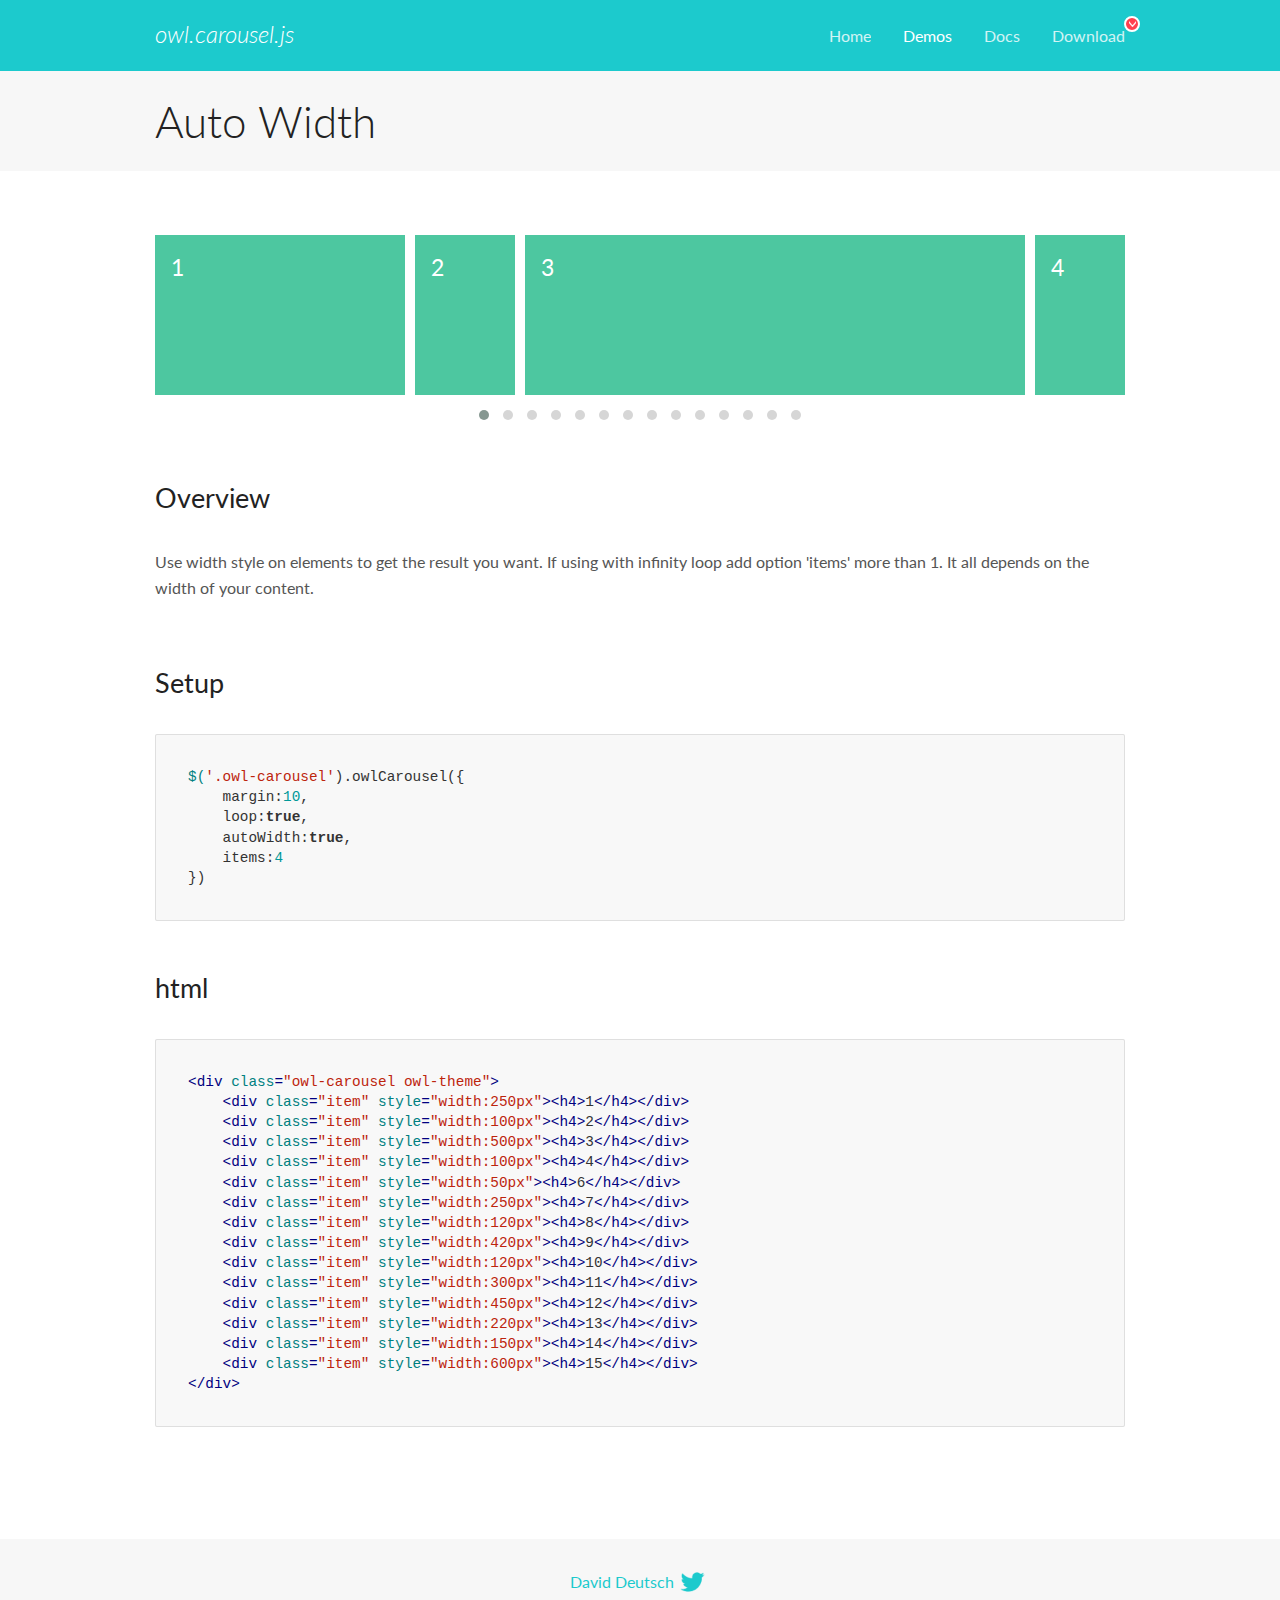
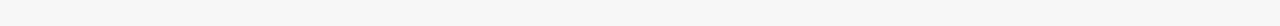
<file: assets/lib/owl.carousel/docs/demos/autowidth.html>
<!DOCTYPE html>
<html lang="en">
  <head>

    <!-- head -->
    <meta charset="utf-8">
    <meta name="msapplication-tap-highlight" content="no" />
    <meta name="viewport" content="width=device-width, initial-scale=1.0" />
    <meta name="description" content="Auto Width">
    <meta name="author" content="David Deutsch">
    <title>
      Auto Width Demo | Owl Carousel | 2.2.1
    </title>

    <!-- Stylesheets -->
    <link href='https://fonts.googleapis.com/css?family=Lato:300,400,700,400italic,300italic' rel='stylesheet' type='text/css'>
    <link rel="stylesheet" href="../assets/css/docs.theme.min.css">

    <!-- Owl Stylesheets -->
    <link rel="stylesheet" href="../assets/owlcarousel/assets/owl.carousel.min.css">
    <link rel="stylesheet" href="../assets/owlcarousel/assets/owl.theme.default.min.css">

    <!-- HTML5 shim and Respond.js IE8 support of HTML5 elements and media queries -->

    <!--[if lt IE 9]>
      <script src="https://oss.maxcdn.com/libs/html5shiv/3.7.0/html5shiv.js"></script>
      <script src="https://oss.maxcdn.com/libs/respond.js/1.3.0/respond.min.js"></script>
    <![endif]-->

    <!-- Favicons -->
    <link rel="apple-touch-icon-precomposed" sizes="144x144" href="../assets/ico/apple-touch-icon-144-precomposed.png">
    <link rel="shortcut icon" href="../assets/ico/favicon.png">
    <link rel="shortcut icon" href="favicon.ico">

    <!-- Yeah i know js should not be in header. Its required for demos.-->

    <!-- javascript -->
    <script src="../assets/vendors/jquery.min.js"></script>
    <script src="../assets/owlcarousel/owl.carousel.js"></script>
  </head>
  <body>

    <!-- header -->
    <header class="header">
      <div class="row">
        <div class="large-12 columns">
          <div class="brand left">
            <h3>
              <a href="/OwlCarousel2/">owl.carousel.js</a> 
            </h3>
          </div>
          <a id="toggle-nav" class="right">
            <span></span> <span></span> <span></span> 
          </a> 
          <div class="nav-bar">
            <ul class="clearfix">
              <li> <a href="/OwlCarousel2/index.html">Home</a>  </li>
              <li class="active">
                <a href="/OwlCarousel2/demos/demos.html">Demos</a> 
              </li>
              <li> <a href="/OwlCarousel2/docs/started-welcome.html">Docs</a>  </li>
              <li>
                <a href="https://github.com/OwlCarousel2/OwlCarousel2/archive/2.2.1.zip">Download</a> 
                <span class="download"></span> 
              </li>
            </ul>
          </div>
        </div>
      </div>
    </header>

    <!-- title -->
    <section class="title">
      <div class="row">
        <div class="large-12 columns">
          <h1>Auto Width</h1>
        </div>
      </div>
    </section>

    <!--  Demos -->
    <section id="demos">
      <div class="row">
        <div class="large-12 columns">
          <div class="owl-carousel owl-theme">
            <div class="item" style="width:250px">
              <h4>1</h4>
            </div>
            <div class="item" style="width:100px">
              <h4>2</h4>
            </div>
            <div class="item" style="width:500px">
              <h4>3</h4>
            </div>
            <div class="item" style="width:100px">
              <h4>4</h4>
            </div>
            <div class="item" style="width:50px">
              <h4>6</h4>
            </div>
            <div class="item" style="width:250px">
              <h4>7</h4>
            </div>
            <div class="item" style="width:120px">
              <h4>8</h4>
            </div>
            <div class="item" style="width:420px">
              <h4>9</h4>
            </div>
            <div class="item" style="width:120px">
              <h4>10</h4>
            </div>
            <div class="item" style="width:300px">
              <h4>11</h4>
            </div>
            <div class="item" style="width:450px">
              <h4>12</h4>
            </div>
            <div class="item" style="width:220px">
              <h4>13</h4>
            </div>
            <div class="item" style="width:150px">
              <h4>14</h4>
            </div>
            <div class="item" style="width:600px">
              <h4>15</h4>
            </div>
          </div>
          <h3 id="overview">Overview</h3>
          <p>Use width style on elements to get the result you want. If using with infinity loop add option &#39;items&#39; more than 1. It all depends on the width of your content.</p>
          <h3 id="setup">Setup</h3>
          <pre><code>$(&#39;.owl-carousel&#39;).owlCarousel({
    margin:10,
    loop:true,
    autoWidth:true,
    items:4
})</code></pre>
          <h3 id="html">html</h3>
          <pre><code>&lt;div class=&quot;owl-carousel owl-theme&quot;&gt;
    &lt;div class=&quot;item&quot; style=&quot;width:250px&quot;&gt;&lt;h4&gt;1&lt;/h4&gt;&lt;/div&gt;
    &lt;div class=&quot;item&quot; style=&quot;width:100px&quot;&gt;&lt;h4&gt;2&lt;/h4&gt;&lt;/div&gt;
    &lt;div class=&quot;item&quot; style=&quot;width:500px&quot;&gt;&lt;h4&gt;3&lt;/h4&gt;&lt;/div&gt;
    &lt;div class=&quot;item&quot; style=&quot;width:100px&quot;&gt;&lt;h4&gt;4&lt;/h4&gt;&lt;/div&gt;
    &lt;div class=&quot;item&quot; style=&quot;width:50px&quot;&gt;&lt;h4&gt;6&lt;/h4&gt;&lt;/div&gt;
    &lt;div class=&quot;item&quot; style=&quot;width:250px&quot;&gt;&lt;h4&gt;7&lt;/h4&gt;&lt;/div&gt;
    &lt;div class=&quot;item&quot; style=&quot;width:120px&quot;&gt;&lt;h4&gt;8&lt;/h4&gt;&lt;/div&gt;
    &lt;div class=&quot;item&quot; style=&quot;width:420px&quot;&gt;&lt;h4&gt;9&lt;/h4&gt;&lt;/div&gt;
    &lt;div class=&quot;item&quot; style=&quot;width:120px&quot;&gt;&lt;h4&gt;10&lt;/h4&gt;&lt;/div&gt;
    &lt;div class=&quot;item&quot; style=&quot;width:300px&quot;&gt;&lt;h4&gt;11&lt;/h4&gt;&lt;/div&gt;
    &lt;div class=&quot;item&quot; style=&quot;width:450px&quot;&gt;&lt;h4&gt;12&lt;/h4&gt;&lt;/div&gt;
    &lt;div class=&quot;item&quot; style=&quot;width:220px&quot;&gt;&lt;h4&gt;13&lt;/h4&gt;&lt;/div&gt;
    &lt;div class=&quot;item&quot; style=&quot;width:150px&quot;&gt;&lt;h4&gt;14&lt;/h4&gt;&lt;/div&gt;
    &lt;div class=&quot;item&quot; style=&quot;width:600px&quot;&gt;&lt;h4&gt;15&lt;/h4&gt;&lt;/div&gt;
&lt;/div&gt;</code></pre>
          <script>
            $(document).ready(function() {
              $('.owl-carousel').owlCarousel({
                margin: 10,
                loop: true,
                autoWidth: true,
                items: 4
              })
            })
          </script>
        </div>
      </div>
    </section>

    <!-- footer -->
    <footer class="footer">
      <div class="row">
        <div class="large-12 columns">
          <h5>
            <a href="/OwlCarousel2/docs/support-contact.html">David Deutsch</a> 
            <a id="custom-tweet-button" href="https://twitter.com/share?url=https://github.com/OwlCarousel2/OwlCarousel2&text=Owl Carousel - This is so awesome! " target="_blank"></a> 
          </h5>
        </div>
      </div>
    </footer>

    <!-- vendors -->
    <script src="../assets/vendors/highlight.js"></script>
    <script src="../assets/js/app.js"></script>
  </body>
</html>
</file>
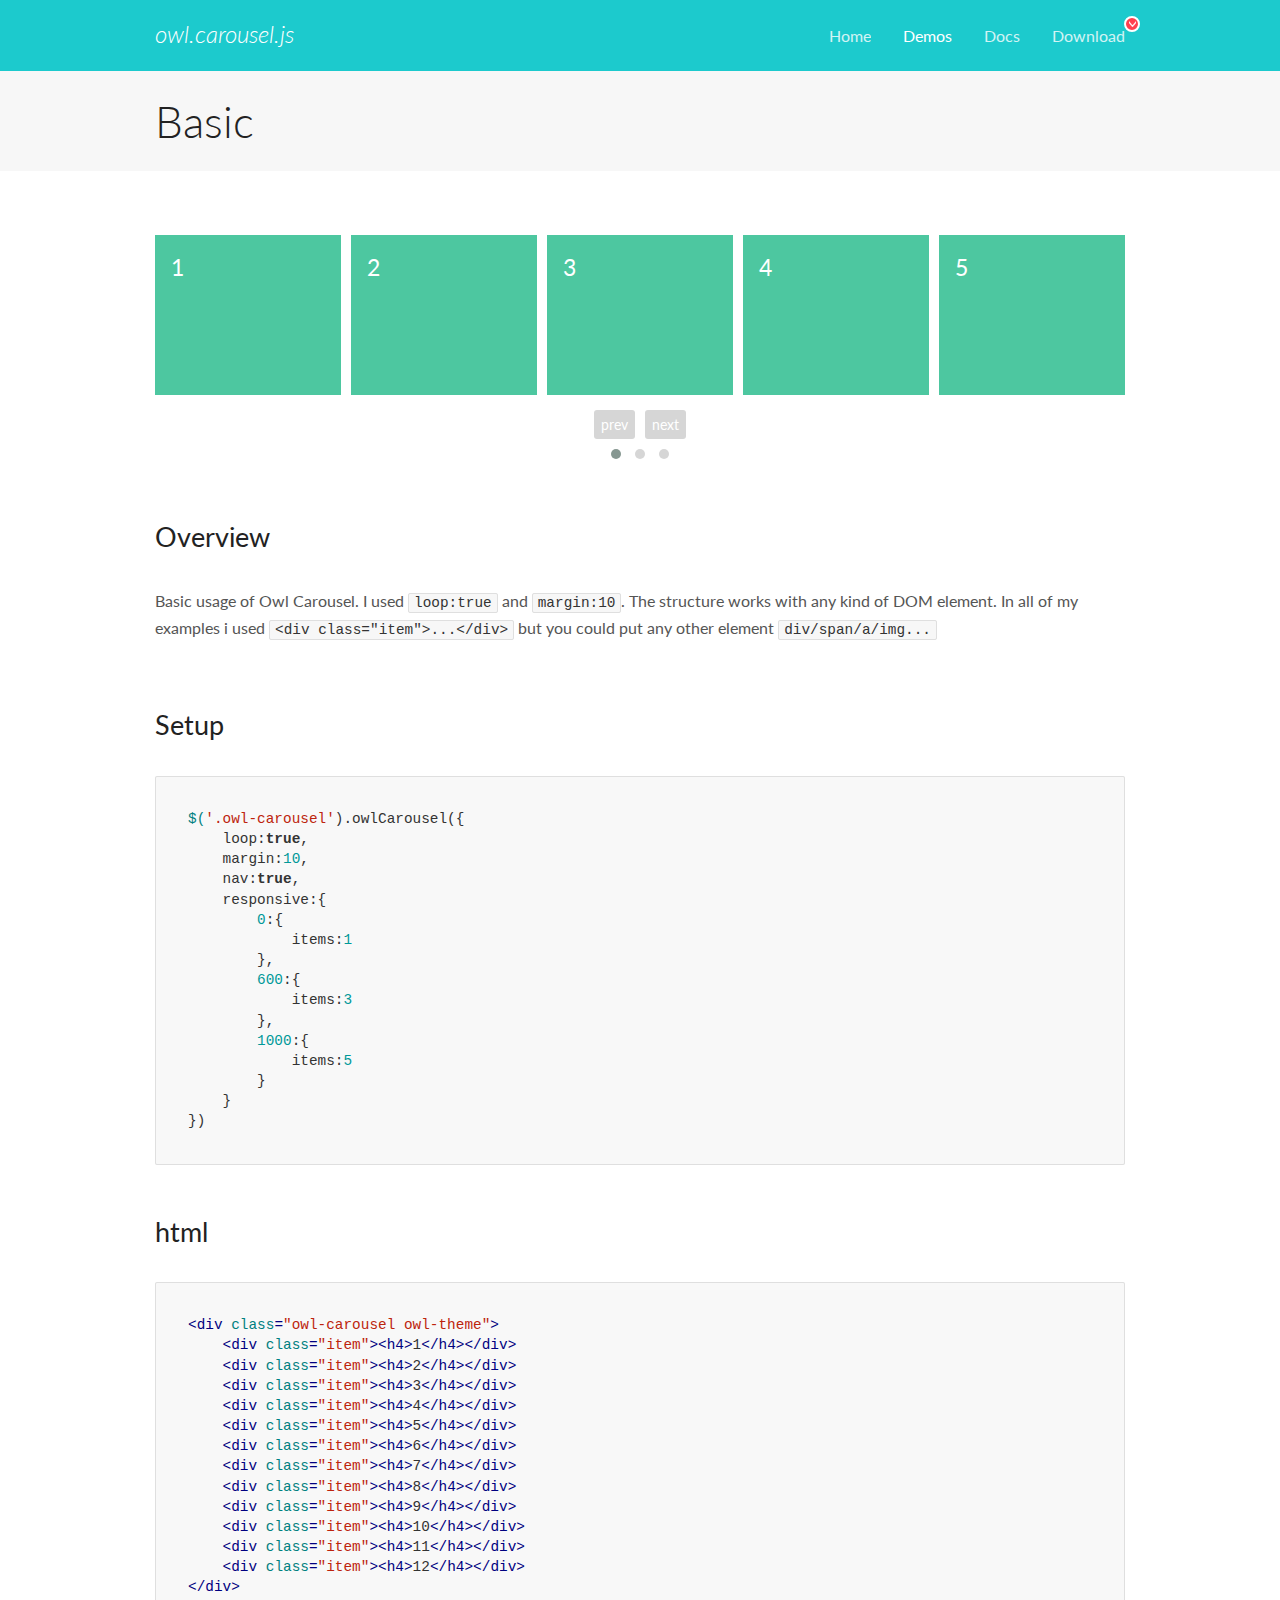
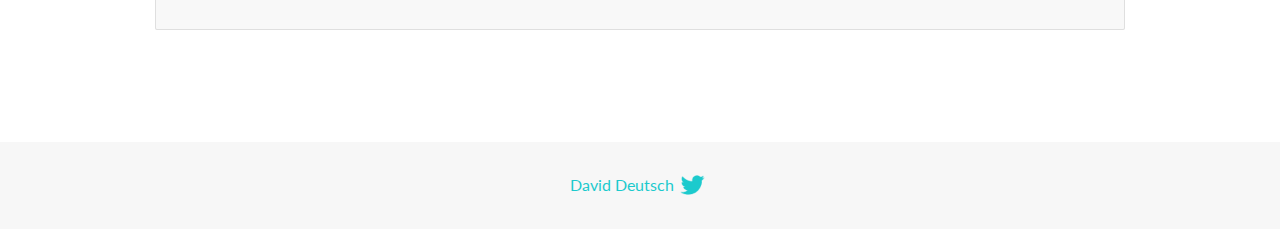
<file: assets/lib/owl.carousel/docs/demos/basic.html>
<!DOCTYPE html>
<html lang="en">
  <head>

    <!-- head -->
    <meta charset="utf-8">
    <meta name="msapplication-tap-highlight" content="no" />
    <meta name="viewport" content="width=device-width, initial-scale=1.0" />
    <meta name="description" content="Basic usage demo">
    <meta name="author" content="David Deutsch">
    <title>
      Basic Demo | Owl Carousel | 2.2.1
    </title>

    <!-- Stylesheets -->
    <link href='https://fonts.googleapis.com/css?family=Lato:300,400,700,400italic,300italic' rel='stylesheet' type='text/css'>
    <link rel="stylesheet" href="../assets/css/docs.theme.min.css">

    <!-- Owl Stylesheets -->
    <link rel="stylesheet" href="../assets/owlcarousel/assets/owl.carousel.min.css">
    <link rel="stylesheet" href="../assets/owlcarousel/assets/owl.theme.default.min.css">

    <!-- HTML5 shim and Respond.js IE8 support of HTML5 elements and media queries -->

    <!--[if lt IE 9]>
      <script src="https://oss.maxcdn.com/libs/html5shiv/3.7.0/html5shiv.js"></script>
      <script src="https://oss.maxcdn.com/libs/respond.js/1.3.0/respond.min.js"></script>
    <![endif]-->

    <!-- Favicons -->
    <link rel="apple-touch-icon-precomposed" sizes="144x144" href="../assets/ico/apple-touch-icon-144-precomposed.png">
    <link rel="shortcut icon" href="../assets/ico/favicon.png">
    <link rel="shortcut icon" href="favicon.ico">

    <!-- Yeah i know js should not be in header. Its required for demos.-->

    <!-- javascript -->
    <script src="../assets/vendors/jquery.min.js"></script>
    <script src="../assets/owlcarousel/owl.carousel.js"></script>
  </head>
  <body>

    <!-- header -->
    <header class="header">
      <div class="row">
        <div class="large-12 columns">
          <div class="brand left">
            <h3>
              <a href="/OwlCarousel2/">owl.carousel.js</a> 
            </h3>
          </div>
          <a id="toggle-nav" class="right">
            <span></span> <span></span> <span></span> 
          </a> 
          <div class="nav-bar">
            <ul class="clearfix">
              <li> <a href="/OwlCarousel2/index.html">Home</a>  </li>
              <li class="active">
                <a href="/OwlCarousel2/demos/demos.html">Demos</a> 
              </li>
              <li> <a href="/OwlCarousel2/docs/started-welcome.html">Docs</a>  </li>
              <li>
                <a href="https://github.com/OwlCarousel2/OwlCarousel2/archive/2.2.1.zip">Download</a> 
                <span class="download"></span> 
              </li>
            </ul>
          </div>
        </div>
      </div>
    </header>

    <!-- title -->
    <section class="title">
      <div class="row">
        <div class="large-12 columns">
          <h1>Basic</h1>
        </div>
      </div>
    </section>

    <!--  Demos -->
    <section id="demos">
      <div class="row">
        <div class="large-12 columns">
          <div class="owl-carousel owl-theme">
            <div class="item">
              <h4>1</h4>
            </div>
            <div class="item">
              <h4>2</h4>
            </div>
            <div class="item">
              <h4>3</h4>
            </div>
            <div class="item">
              <h4>4</h4>
            </div>
            <div class="item">
              <h4>5</h4>
            </div>
            <div class="item">
              <h4>6</h4>
            </div>
            <div class="item">
              <h4>7</h4>
            </div>
            <div class="item">
              <h4>8</h4>
            </div>
            <div class="item">
              <h4>9</h4>
            </div>
            <div class="item">
              <h4>10</h4>
            </div>
            <div class="item">
              <h4>11</h4>
            </div>
            <div class="item">
              <h4>12</h4>
            </div>
          </div>
          <h3 id="overview">Overview</h3>
          <p>Basic usage of Owl Carousel. I used <code>loop:true</code> and <code>margin:10</code>. The structure works with any kind of DOM element. In all of my examples i used <code>&lt;div class=&quot;item&quot;&gt;...&lt;/div&gt;</code> but you could
            put any other element <code>div/span/a/img...</code></p>
          <h3 id="setup">Setup</h3>
          <pre><code>$(&#39;.owl-carousel&#39;).owlCarousel({
    loop:true,
    margin:10,
    nav:true,
    responsive:{
        0:{
            items:1
        },
        600:{
            items:3
        },
        1000:{
            items:5
        }
    }
})</code></pre>
          <h3 id="html">html</h3>
          <pre><code>&lt;div class=&quot;owl-carousel owl-theme&quot;&gt;
    &lt;div class=&quot;item&quot;&gt;&lt;h4&gt;1&lt;/h4&gt;&lt;/div&gt;
    &lt;div class=&quot;item&quot;&gt;&lt;h4&gt;2&lt;/h4&gt;&lt;/div&gt;
    &lt;div class=&quot;item&quot;&gt;&lt;h4&gt;3&lt;/h4&gt;&lt;/div&gt;
    &lt;div class=&quot;item&quot;&gt;&lt;h4&gt;4&lt;/h4&gt;&lt;/div&gt;
    &lt;div class=&quot;item&quot;&gt;&lt;h4&gt;5&lt;/h4&gt;&lt;/div&gt;
    &lt;div class=&quot;item&quot;&gt;&lt;h4&gt;6&lt;/h4&gt;&lt;/div&gt;
    &lt;div class=&quot;item&quot;&gt;&lt;h4&gt;7&lt;/h4&gt;&lt;/div&gt;
    &lt;div class=&quot;item&quot;&gt;&lt;h4&gt;8&lt;/h4&gt;&lt;/div&gt;
    &lt;div class=&quot;item&quot;&gt;&lt;h4&gt;9&lt;/h4&gt;&lt;/div&gt;
    &lt;div class=&quot;item&quot;&gt;&lt;h4&gt;10&lt;/h4&gt;&lt;/div&gt;
    &lt;div class=&quot;item&quot;&gt;&lt;h4&gt;11&lt;/h4&gt;&lt;/div&gt;
    &lt;div class=&quot;item&quot;&gt;&lt;h4&gt;12&lt;/h4&gt;&lt;/div&gt;
&lt;/div&gt;</code></pre>
          <script>
            $(document).ready(function() {
              var owl = $('.owl-carousel');
              owl.owlCarousel({
                margin: 10,
                nav: true,
                loop: true,
                responsive: {
                  0: {
                    items: 1
                  },
                  600: {
                    items: 3
                  },
                  1000: {
                    items: 5
                  }
                }
              })
            })
          </script>
        </div>
      </div>
    </section>

    <!-- footer -->
    <footer class="footer">
      <div class="row">
        <div class="large-12 columns">
          <h5>
            <a href="/OwlCarousel2/docs/support-contact.html">David Deutsch</a> 
            <a id="custom-tweet-button" href="https://twitter.com/share?url=https://github.com/OwlCarousel2/OwlCarousel2&text=Owl Carousel - This is so awesome! " target="_blank"></a> 
          </h5>
        </div>
      </div>
    </footer>

    <!-- vendors -->
    <script src="../assets/vendors/highlight.js"></script>
    <script src="../assets/js/app.js"></script>
  </body>
</html>
</file>
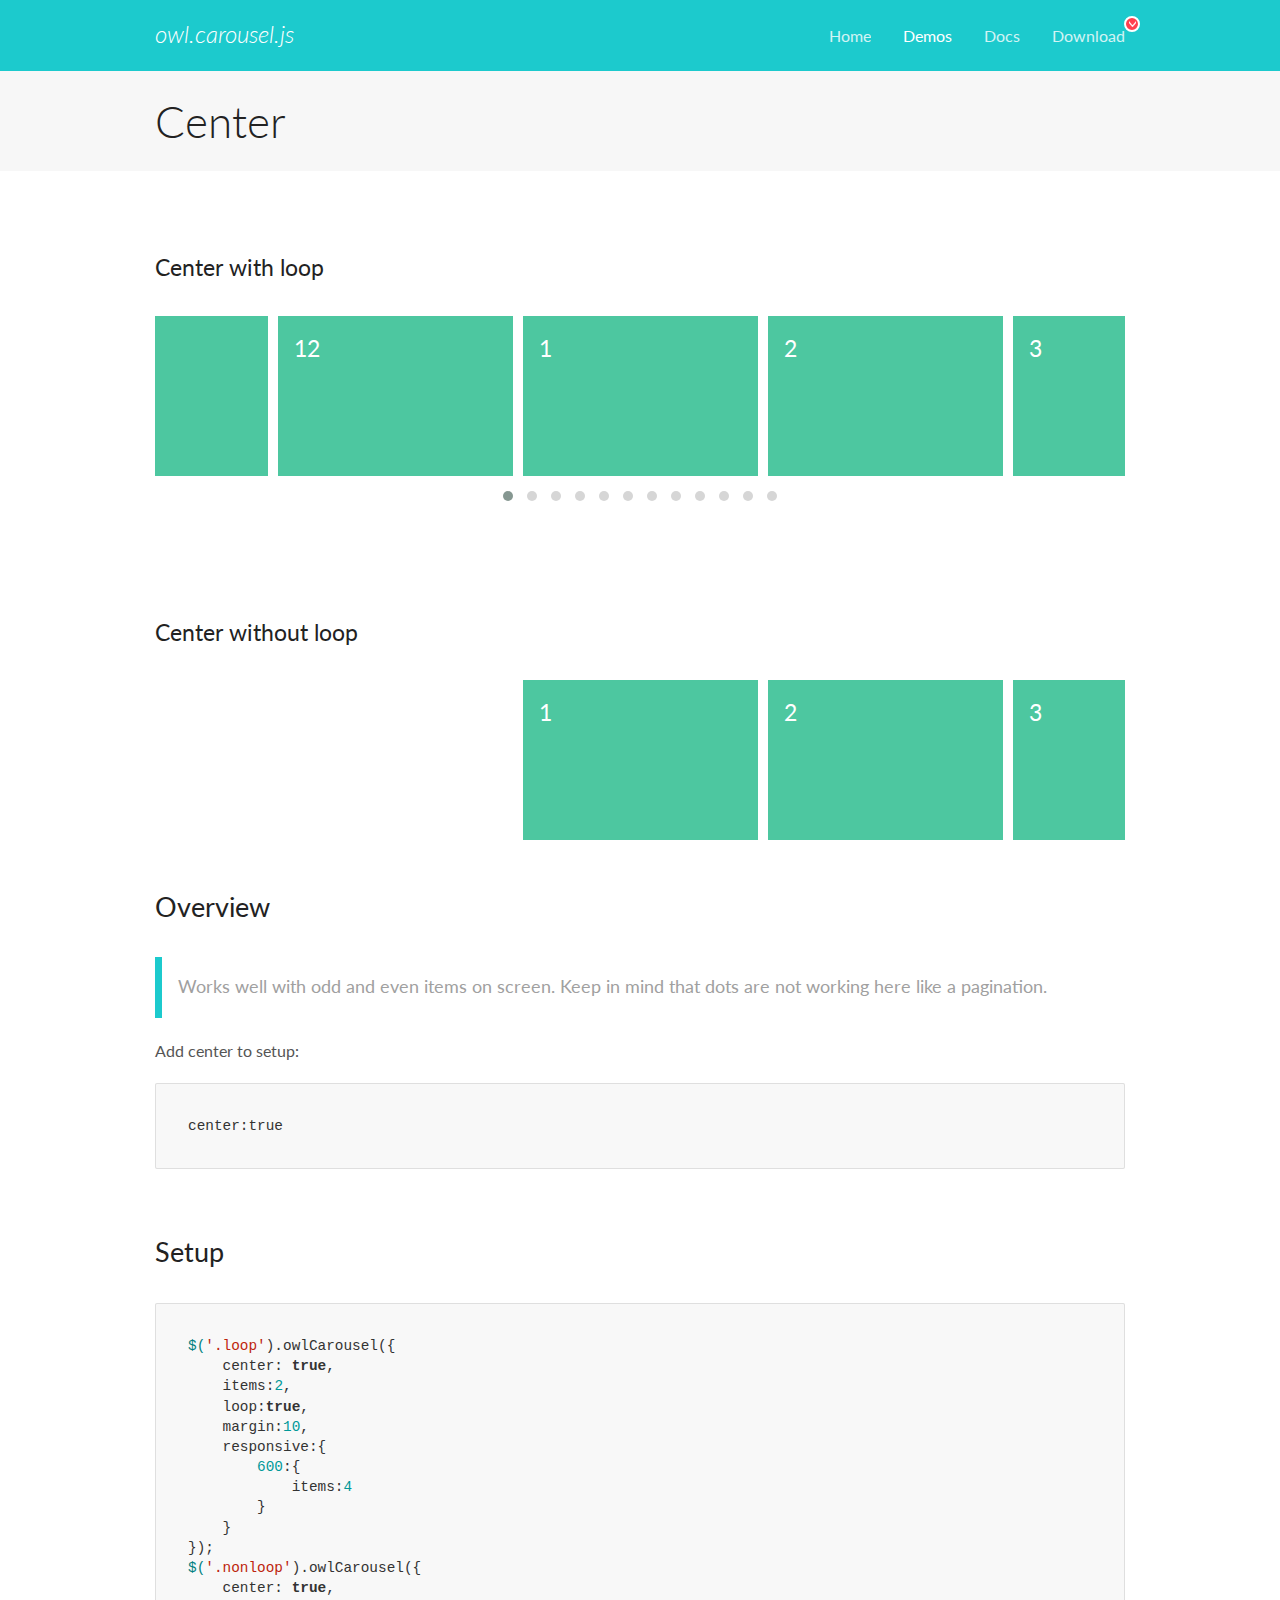
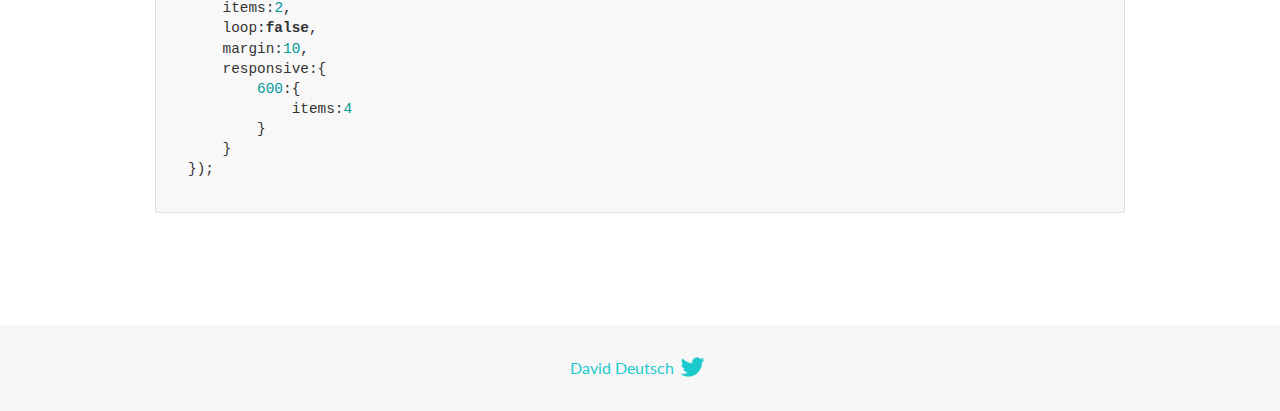
<file: assets/lib/owl.carousel/docs/demos/center.html>
<!DOCTYPE html>
<html lang="en">
  <head>

    <!-- head -->
    <meta charset="utf-8">
    <meta name="msapplication-tap-highlight" content="no" />
    <meta name="viewport" content="width=device-width, initial-scale=1.0" />
    <meta name="description" content="Center carousel">
    <meta name="author" content="David Deutsch">
    <title>
      Center Demo | Owl Carousel | 2.2.1
    </title>

    <!-- Stylesheets -->
    <link href='https://fonts.googleapis.com/css?family=Lato:300,400,700,400italic,300italic' rel='stylesheet' type='text/css'>
    <link rel="stylesheet" href="../assets/css/docs.theme.min.css">

    <!-- Owl Stylesheets -->
    <link rel="stylesheet" href="../assets/owlcarousel/assets/owl.carousel.min.css">
    <link rel="stylesheet" href="../assets/owlcarousel/assets/owl.theme.default.min.css">

    <!-- HTML5 shim and Respond.js IE8 support of HTML5 elements and media queries -->

    <!--[if lt IE 9]>
      <script src="https://oss.maxcdn.com/libs/html5shiv/3.7.0/html5shiv.js"></script>
      <script src="https://oss.maxcdn.com/libs/respond.js/1.3.0/respond.min.js"></script>
    <![endif]-->

    <!-- Favicons -->
    <link rel="apple-touch-icon-precomposed" sizes="144x144" href="../assets/ico/apple-touch-icon-144-precomposed.png">
    <link rel="shortcut icon" href="../assets/ico/favicon.png">
    <link rel="shortcut icon" href="favicon.ico">

    <!-- Yeah i know js should not be in header. Its required for demos.-->

    <!-- javascript -->
    <script src="../assets/vendors/jquery.min.js"></script>
    <script src="../assets/owlcarousel/owl.carousel.js"></script>
  </head>
  <body>

    <!-- header -->
    <header class="header">
      <div class="row">
        <div class="large-12 columns">
          <div class="brand left">
            <h3>
              <a href="/OwlCarousel2/">owl.carousel.js</a> 
            </h3>
          </div>
          <a id="toggle-nav" class="right">
            <span></span> <span></span> <span></span> 
          </a> 
          <div class="nav-bar">
            <ul class="clearfix">
              <li> <a href="/OwlCarousel2/index.html">Home</a>  </li>
              <li class="active">
                <a href="/OwlCarousel2/demos/demos.html">Demos</a> 
              </li>
              <li> <a href="/OwlCarousel2/docs/started-welcome.html">Docs</a>  </li>
              <li>
                <a href="https://github.com/OwlCarousel2/OwlCarousel2/archive/2.2.1.zip">Download</a> 
                <span class="download"></span> 
              </li>
            </ul>
          </div>
        </div>
      </div>
    </header>

    <!-- title -->
    <section class="title">
      <div class="row">
        <div class="large-12 columns">
          <h1>Center</h1>
        </div>
      </div>
    </section>

    <!--  Demos -->
    <section id="demos">
      <div class="row">
        <div class="large-12 columns">
          <h4 id="center-with-loop">Center with loop</h4>
          <div class="loop owl-carousel owl-theme">
            <div class="item">
              <h4>1</h4>
            </div>
            <div class="item">
              <h4>2</h4>
            </div>
            <div class="item">
              <h4>3</h4>
            </div>
            <div class="item">
              <h4>4</h4>
            </div>
            <div class="item">
              <h4>5</h4>
            </div>
            <div class="item">
              <h4>6</h4>
            </div>
            <div class="item">
              <h4>7</h4>
            </div>
            <div class="item">
              <h4>8</h4>
            </div>
            <div class="item">
              <h4>9</h4>
            </div>
            <div class="item">
              <h4>10</h4>
            </div>
            <div class="item">
              <h4>11</h4>
            </div>
            <div class="item">
              <h4>12</h4>
            </div>
          </div>
          <br>
          <h4 id="center-without-loop">Center without loop</h4>
          <div class="nonloop owl-carousel">
            <div class="item">
              <h4>1</h4>
            </div>
            <div class="item">
              <h4>2</h4>
            </div>
            <div class="item">
              <h4>3</h4>
            </div>
            <div class="item">
              <h4>4</h4>
            </div>
            <div class="item">
              <h4>5</h4>
            </div>
            <div class="item">
              <h4>6</h4>
            </div>
            <div class="item">
              <h4>7</h4>
            </div>
            <div class="item">
              <h4>8</h4>
            </div>
            <div class="item">
              <h4>9</h4>
            </div>
            <div class="item">
              <h4>10</h4>
            </div>
            <div class="item">
              <h4>11</h4>
            </div>
            <div class="item">
              <h4>12</h4>
            </div>
          </div>
          <h3 id="overview">Overview</h3>
          <blockquote>
            <p>Works well with odd and even items on screen. Keep in mind that dots are not working here like a pagination.</p>
          </blockquote>
          <p>Add center to setup:</p>
          <pre><code>center:true</code></pre>
          <h3 id="setup">Setup</h3>
          <pre><code>$(&#39;.loop&#39;).owlCarousel({
    center: true,
    items:2,
    loop:true,
    margin:10,
    responsive:{
        600:{
            items:4
        }
    }
});
$(&#39;.nonloop&#39;).owlCarousel({
    center: true,
    items:2,
    loop:false,
    margin:10,
    responsive:{
        600:{
            items:4
        }
    }
});</code></pre>
          <script>
            jQuery(document).ready(function($) {
              $('.loop').owlCarousel({
                center: true,
                items: 2,
                loop: true,
                margin: 10,
                responsive: {
                  600: {
                    items: 4
                  }
                }
              });
              $('.nonloop').owlCarousel({
                center: true,
                items: 2,
                loop: false,
                margin: 10,
                responsive: {
                  600: {
                    items: 4
                  }
                }
              });
            });
          </script>
        </div>
      </div>
    </section>

    <!-- footer -->
    <footer class="footer">
      <div class="row">
        <div class="large-12 columns">
          <h5>
            <a href="/OwlCarousel2/docs/support-contact.html">David Deutsch</a> 
            <a id="custom-tweet-button" href="https://twitter.com/share?url=https://github.com/OwlCarousel2/OwlCarousel2&text=Owl Carousel - This is so awesome! " target="_blank"></a> 
          </h5>
        </div>
      </div>
    </footer>

    <!-- vendors -->
    <script src="../assets/vendors/highlight.js"></script>
    <script src="../assets/js/app.js"></script>
  </body>
</html>
</file>
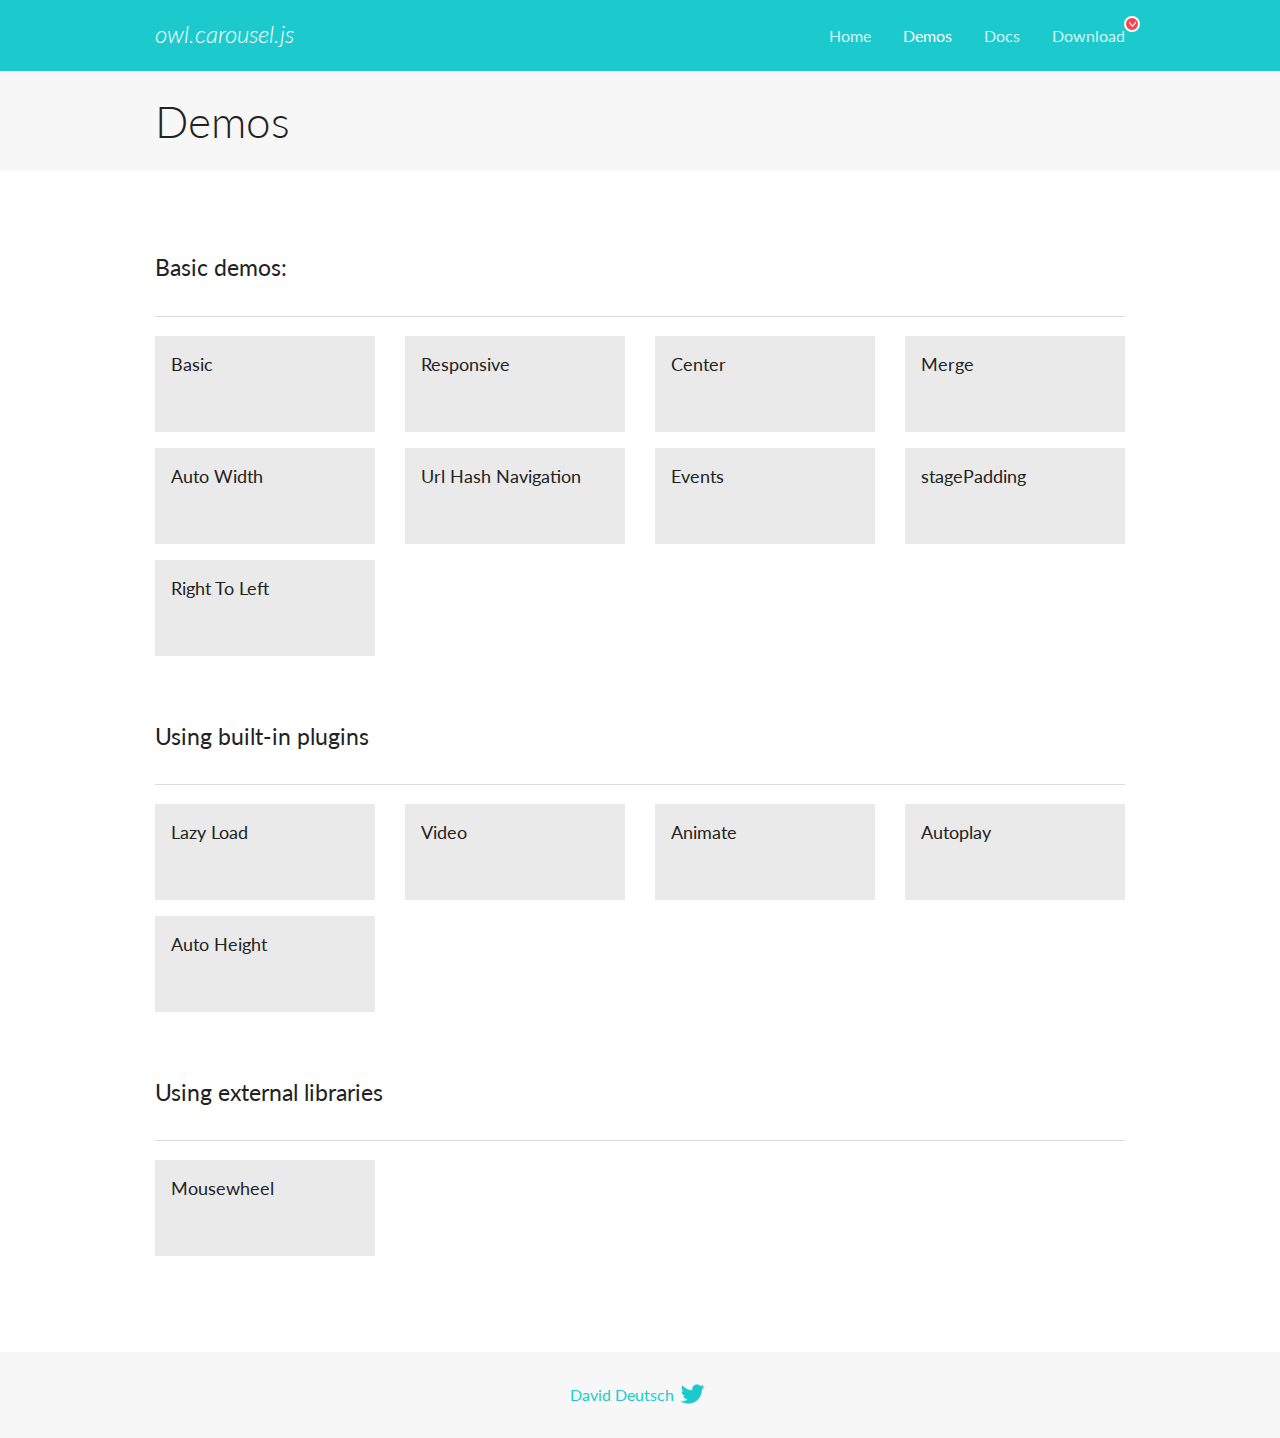
<file: assets/lib/owl.carousel/docs/demos/demos.html>
<!DOCTYPE html>
<html lang="en">
  <head>

    <!-- head -->
    <meta charset="utf-8">
    <meta name="msapplication-tap-highlight" content="no" />
    <meta name="viewport" content="width=device-width, initial-scale=1.0" />
    <meta name="description" content="A list of Owl Carousel examples.">
    <meta name="author" content="David Deutsch">
    <title>
      Demos | Owl Carousel | 2.2.1
    </title>

    <!-- Stylesheets -->
    <link href='https://fonts.googleapis.com/css?family=Lato:300,400,700,400italic,300italic' rel='stylesheet' type='text/css'>
    <link rel="stylesheet" href="../assets/css/docs.theme.min.css">

    <!-- Owl Stylesheets -->
    <link rel="stylesheet" href="../assets/owlcarousel/assets/owl.carousel.min.css">
    <link rel="stylesheet" href="../assets/owlcarousel/assets/owl.theme.default.min.css">

    <!-- HTML5 shim and Respond.js IE8 support of HTML5 elements and media queries -->

    <!--[if lt IE 9]>
      <script src="https://oss.maxcdn.com/libs/html5shiv/3.7.0/html5shiv.js"></script>
      <script src="https://oss.maxcdn.com/libs/respond.js/1.3.0/respond.min.js"></script>
    <![endif]-->

    <!-- Favicons -->
    <link rel="apple-touch-icon-precomposed" sizes="144x144" href="../assets/ico/apple-touch-icon-144-precomposed.png">
    <link rel="shortcut icon" href="../assets/ico/favicon.png">
    <link rel="shortcut icon" href="favicon.ico">

    <!-- Yeah i know js should not be in header. Its required for demos.-->

    <!-- javascript -->
    <script src="../assets/vendors/jquery.min.js"></script>
    <script src="../assets/owlcarousel/owl.carousel.js"></script>
  </head>
  <body>

    <!-- header -->
    <header class="header">
      <div class="row">
        <div class="large-12 columns">
          <div class="brand left">
            <h3>
              <a href="/OwlCarousel2/">owl.carousel.js</a> 
            </h3>
          </div>
          <a id="toggle-nav" class="right">
            <span></span> <span></span> <span></span> 
          </a> 
          <div class="nav-bar">
            <ul class="clearfix">
              <li> <a href="/OwlCarousel2/index.html">Home</a>  </li>
              <li class="active">
                <a href="/OwlCarousel2/demos/demos.html">Demos</a> 
              </li>
              <li> <a href="/OwlCarousel2/docs/started-welcome.html">Docs</a>  </li>
              <li>
                <a href="https://github.com/OwlCarousel2/OwlCarousel2/archive/2.2.1.zip">Download</a> 
                <span class="download"></span> 
              </li>
            </ul>
          </div>
        </div>
      </div>
    </header>

    <!-- title -->
    <section class="title">
      <div class="row">
        <div class="large-12 columns">
          <h1>Demos</h1>
        </div>
      </div>
    </section>

    <!--  Demos -->
    <section id="demos">
      <div class="row">
        <div class="large-12 columns">
          <h4 id="basic-demos-">Basic demos:</h4>
          <hr>
          <div class="demo-list">
            <div class="row">
              <div class="small-6 medium-4 large-3 columns">
                <a href="basic.html" class="demo-block">
                  <h5>Basic </h5>
                </a> 
              </div>
              <div class="small-6 medium-4 large-3 columns">
                <a href="responsive.html" class="demo-block">
                  <h5>Responsive </h5>
                </a> 
              </div>
              <div class="small-6 medium-4 large-3 columns">
                <a href="center.html" class="demo-block">
                  <h5>Center </h5>
                </a> 
              </div>
              <div class="small-6 medium-4 large-3 columns">
                <a href="merge.html" class="demo-block">
                  <h5>Merge </h5>
                </a> 
              </div>
              <div class="small-6 medium-4 large-3 columns">
                <a href="autowidth.html" class="demo-block">
                  <h5>Auto Width </h5>
                </a> 
              </div>
              <div class="small-6 medium-4 large-3 columns">
                <a href="urlhashnav.html" class="demo-block">
                  <h5>Url Hash Navigation </h5>
                </a> 
              </div>
              <div class="small-6 medium-4 large-3 columns">
                <a href="events.html" class="demo-block">
                  <h5>Events </h5>
                </a> 
              </div>
              <div class="small-6 medium-4 large-3 columns">
                <a href="stagepadding.html" class="demo-block">
                  <h5>stagePadding </h5>
                </a> 
              </div>
              <div class="small-6 medium-4 large-3 columns">
                <a href="rtl.html" class="demo-block">
                  <h5>Right To Left </h5>
                </a> 
              </div>
            </div>
          </div>
          <h4 id="using-built-in-plugins">Using built-in plugins</h4>
          <hr>
          <div class="demo-list">
            <div class="row">
              <div class="small-6 medium-4 large-3 columns">
                <a href="lazyLoad.html" class="demo-block">
                  <h5>Lazy Load </h5>
                </a> 
              </div>
              <div class="small-6 medium-4 large-3 columns">
                <a href="video.html" class="demo-block">
                  <h5>Video </h5>
                </a> 
              </div>
              <div class="small-6 medium-4 large-3 columns">
                <a href="animate.html" class="demo-block">
                  <h5>Animate </h5>
                </a> 
              </div>
              <div class="small-6 medium-4 large-3 columns">
                <a href="autoplay.html" class="demo-block">
                  <h5>Autoplay </h5>
                </a> 
              </div>
              <div class="small-6 medium-4 large-3 columns">
                <a href="autoheight.html" class="demo-block">
                  <h5>Auto Height </h5>
                </a> 
              </div>
            </div>
          </div>
          <h4 id="using-external-libraries">Using external libraries</h4>
          <hr>
          <div class="demo-list">
            <div class="row">
              <div class="small-6 medium-4 large-3 columns">
                <a href="mousewheel.html" class="demo-block">
                  <h5>Mousewheel </h5>
                </a> 
              </div>
            </div>
          </div>
        </div>
      </div>
    </section>

    <!-- footer -->
    <footer class="footer">
      <div class="row">
        <div class="large-12 columns">
          <h5>
            <a href="/OwlCarousel2/docs/support-contact.html">David Deutsch</a> 
            <a id="custom-tweet-button" href="https://twitter.com/share?url=https://github.com/OwlCarousel2/OwlCarousel2&text=Owl Carousel - This is so awesome! " target="_blank"></a> 
          </h5>
        </div>
      </div>
    </footer>

    <!-- vendors -->
    <script src="../assets/vendors/highlight.js"></script>
    <script src="../assets/js/app.js"></script>
  </body>
</html>
</file>
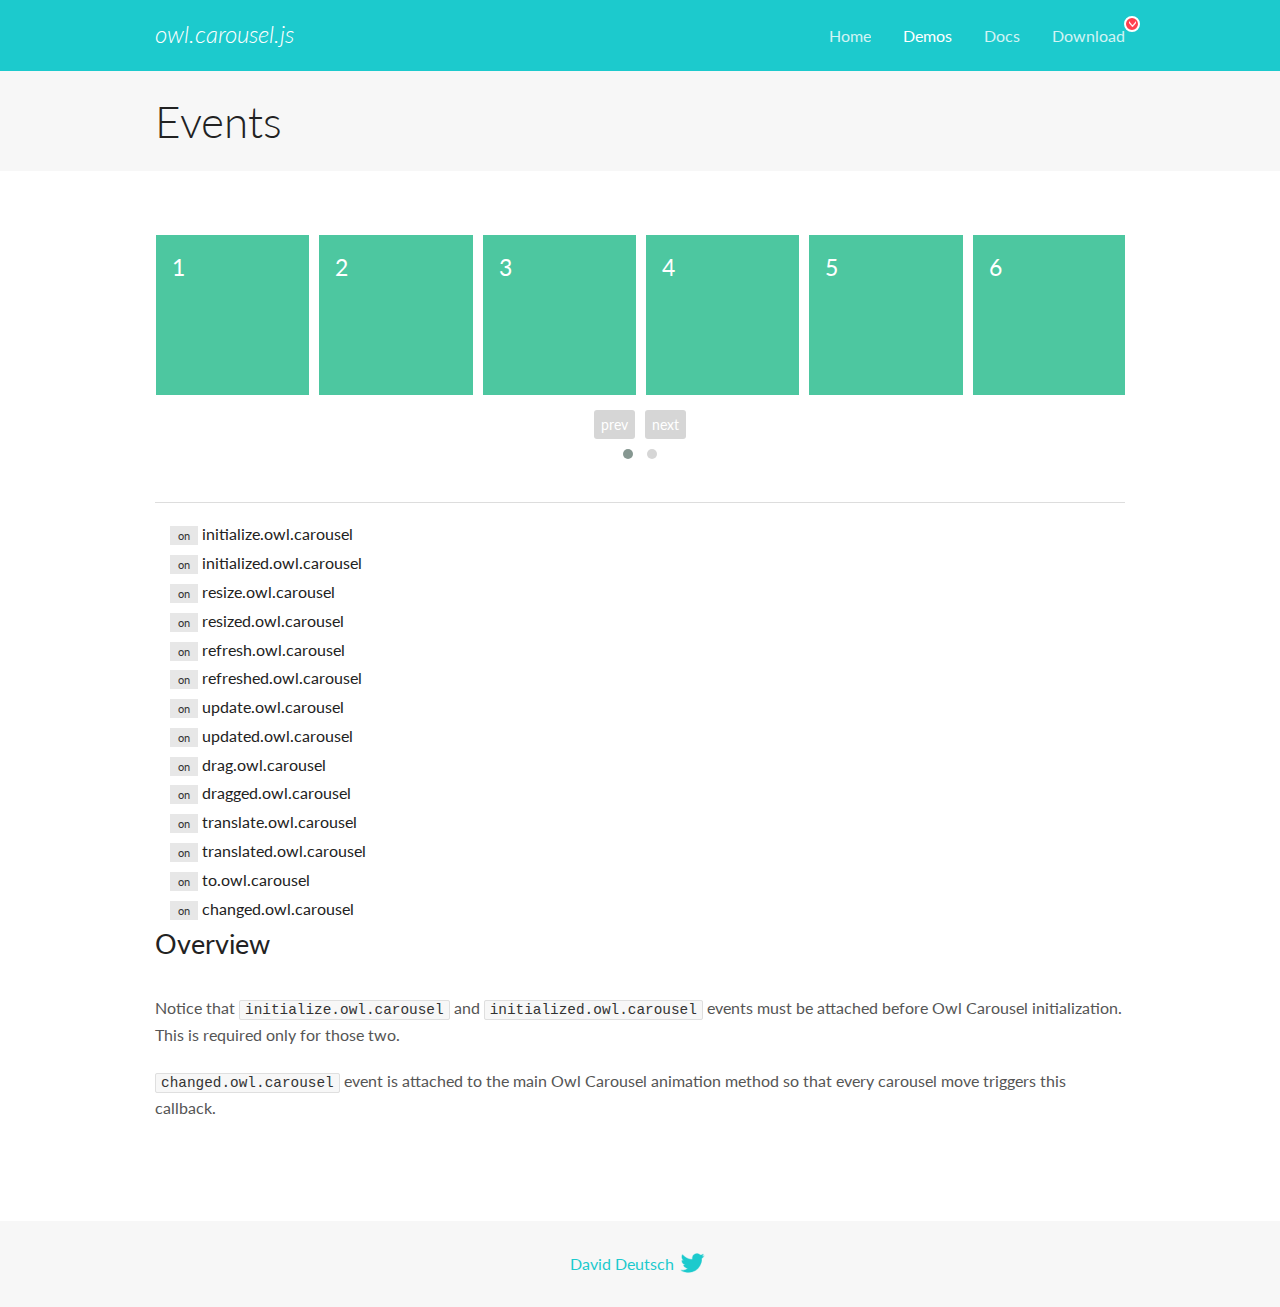
<file: assets/lib/owl.carousel/docs/demos/events.html>
<!DOCTYPE html>
<html lang="en">
  <head>

    <!-- head -->
    <meta charset="utf-8">
    <meta name="msapplication-tap-highlight" content="no" />
    <meta name="viewport" content="width=device-width, initial-scale=1.0" />
    <meta name="description" content="Events usage demo">
    <meta name="author" content="David Deutsch">
    <title>
      Events Demo | Owl Carousel | 2.2.1
    </title>

    <!-- Stylesheets -->
    <link href='https://fonts.googleapis.com/css?family=Lato:300,400,700,400italic,300italic' rel='stylesheet' type='text/css'>
    <link rel="stylesheet" href="../assets/css/docs.theme.min.css">

    <!-- Owl Stylesheets -->
    <link rel="stylesheet" href="../assets/owlcarousel/assets/owl.carousel.min.css">
    <link rel="stylesheet" href="../assets/owlcarousel/assets/owl.theme.default.min.css">

    <!-- HTML5 shim and Respond.js IE8 support of HTML5 elements and media queries -->

    <!--[if lt IE 9]>
      <script src="https://oss.maxcdn.com/libs/html5shiv/3.7.0/html5shiv.js"></script>
      <script src="https://oss.maxcdn.com/libs/respond.js/1.3.0/respond.min.js"></script>
    <![endif]-->

    <!-- Favicons -->
    <link rel="apple-touch-icon-precomposed" sizes="144x144" href="../assets/ico/apple-touch-icon-144-precomposed.png">
    <link rel="shortcut icon" href="../assets/ico/favicon.png">
    <link rel="shortcut icon" href="favicon.ico">

    <!-- Yeah i know js should not be in header. Its required for demos.-->

    <!-- javascript -->
    <script src="../assets/vendors/jquery.min.js"></script>
    <script src="../assets/owlcarousel/owl.carousel.js"></script>
  </head>
  <body>

    <!-- header -->
    <header class="header">
      <div class="row">
        <div class="large-12 columns">
          <div class="brand left">
            <h3>
              <a href="/OwlCarousel2/">owl.carousel.js</a> 
            </h3>
          </div>
          <a id="toggle-nav" class="right">
            <span></span> <span></span> <span></span> 
          </a> 
          <div class="nav-bar">
            <ul class="clearfix">
              <li> <a href="/OwlCarousel2/index.html">Home</a>  </li>
              <li class="active">
                <a href="/OwlCarousel2/demos/demos.html">Demos</a> 
              </li>
              <li> <a href="/OwlCarousel2/docs/started-welcome.html">Docs</a>  </li>
              <li>
                <a href="https://github.com/OwlCarousel2/OwlCarousel2/archive/2.2.1.zip">Download</a> 
                <span class="download"></span> 
              </li>
            </ul>
          </div>
        </div>
      </div>
    </header>

    <!-- title -->
    <section class="title">
      <div class="row">
        <div class="large-12 columns">
          <h1>Events</h1>
        </div>
      </div>
    </section>

    <!--  Demos -->
    <section id="demos">
      <div class="row">
        <div class="large-12 columns">
          <div class="owl-carousel owl-theme">
            <div class="item">
              <h4>1</h4>
            </div>
            <div class="item">
              <h4>2</h4>
            </div>
            <div class="item">
              <h4>3</h4>
            </div>
            <div class="item">
              <h4>4</h4>
            </div>
            <div class="item">
              <h4>5</h4>
            </div>
            <div class="item">
              <h4>6</h4>
            </div>
            <div class="item">
              <h4>7</h4>
            </div>
            <div class="item">
              <h4>8</h4>
            </div>
            <div class="item">
              <h4>9</h4>
            </div>
            <div class="item">
              <h4>10</h4>
            </div>
            <div class="item">
              <h4>11</h4>
            </div>
            <div class="item">
              <h4>12</h4>
            </div>
          </div>
          <hr>
          <div class="large-12 columns callbacks">
            <div><span class="label secondary initialize">on</span>  initialize.owl.carousel </div>
            <div><span class="label secondary initialized">on</span>  initialized.owl.carousel </div>
            <div><span class="label secondary resize">on</span>  resize.owl.carousel </div>
            <div><span class="label secondary resized">on</span>  resized.owl.carousel </div>
            <div><span class="label secondary refresh">on</span>  refresh.owl.carousel </div>
            <div><span class="label secondary refreshed">on</span>  refreshed.owl.carousel </div>
            <div><span class="label secondary update">on</span>  update.owl.carousel </div>
            <div><span class="label secondary updated">on</span>  updated.owl.carousel </div>
            <div><span class="label secondary drag">on</span>  drag.owl.carousel </div>
            <div><span class="label secondary dragged">on</span>  dragged.owl.carousel </div>
            <div><span class="label secondary translate">on</span>  translate.owl.carousel </div>
            <div><span class="label secondary translated">on</span>  translated.owl.carousel </div>
            <div><span class="label secondary to">on</span>  to.owl.carousel </div>
            <div><span class="label secondary changed">on</span>  changed.owl.carousel </div>
          </div>
          <h3 id="overview">Overview</h3>
          <p>Notice that <code>initialize.owl.carousel</code> and <code>initialized.owl.carousel</code> events must be attached before Owl Carousel initialization. This is required only for those two.</p>
          <p><code>changed.owl.carousel</code> event is attached to the main Owl Carousel animation method so that every carousel move triggers this callback.</p>
          <script>
            jQuery(document).ready(function($) {
              var owl = $('.owl-carousel');
              owl.on('initialize.owl.carousel initialized.owl.carousel ' +
                'initialize.owl.carousel initialize.owl.carousel ' +
                'resize.owl.carousel resized.owl.carousel ' +
                'refresh.owl.carousel refreshed.owl.carousel ' +
                'update.owl.carousel updated.owl.carousel ' +
                'drag.owl.carousel dragged.owl.carousel ' +
                'translate.owl.carousel translated.owl.carousel ' +
                'to.owl.carousel changed.owl.carousel',
                function(e) {
                  $('.' + e.type)
                    .removeClass('secondary')
                    .addClass('success');
                  window.setTimeout(function() {
                    $('.' + e.type)
                      .removeClass('success')
                      .addClass('secondary');
                  }, 500);
                });
              owl.owlCarousel({
                loop: true,
                nav: true,
                lazyLoad: true,
                margin: 10,
                video: true,
                responsive: {
                  0: {
                    items: 1
                  },
                  600: {
                    items: 3
                  },
                  960: {
                    items: 5,
                  },
                  1200: {
                    items: 6
                  }
                }
              });
            });
          </script>
        </div>
      </div>
    </section>

    <!-- footer -->
    <footer class="footer">
      <div class="row">
        <div class="large-12 columns">
          <h5>
            <a href="/OwlCarousel2/docs/support-contact.html">David Deutsch</a> 
            <a id="custom-tweet-button" href="https://twitter.com/share?url=https://github.com/OwlCarousel2/OwlCarousel2&text=Owl Carousel - This is so awesome! " target="_blank"></a> 
          </h5>
        </div>
      </div>
    </footer>

    <!-- vendors -->
    <script src="../assets/vendors/highlight.js"></script>
    <script src="../assets/js/app.js"></script>
  </body>
</html>
</file>
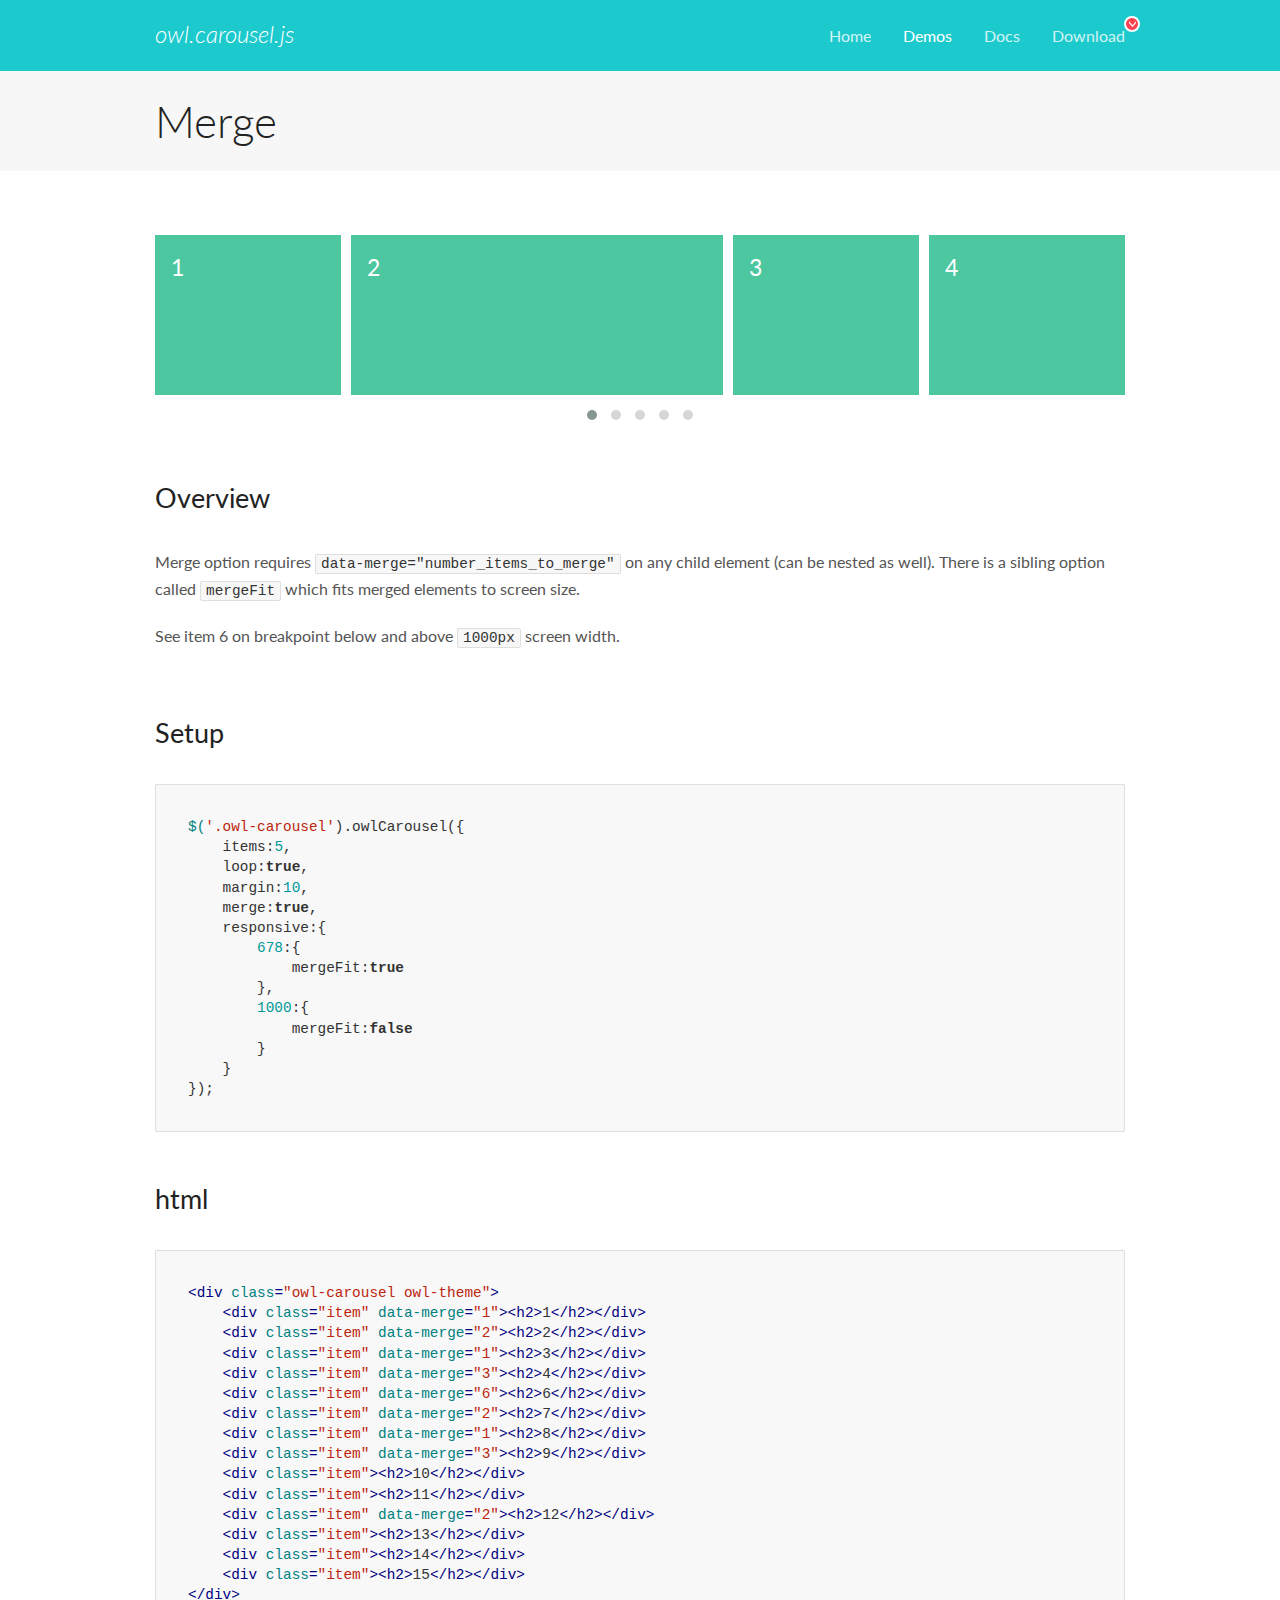
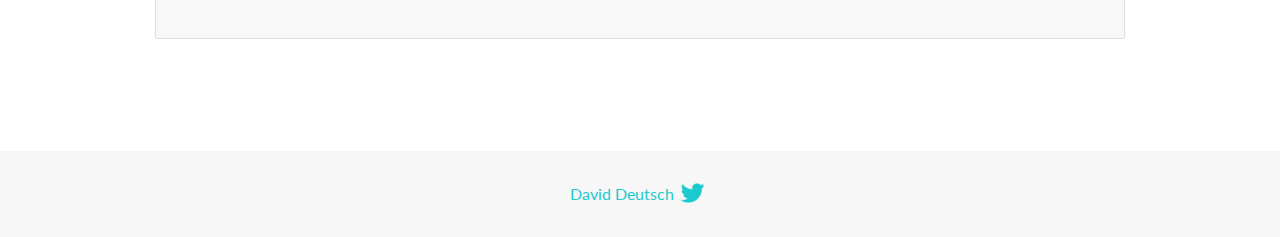
<file: assets/lib/owl.carousel/docs/demos/merge.html>
<!DOCTYPE html>
<html lang="en">
  <head>

    <!-- head -->
    <meta charset="utf-8">
    <meta name="msapplication-tap-highlight" content="no" />
    <meta name="viewport" content="width=device-width, initial-scale=1.0" />
    <meta name="description" content="Merge Items">
    <meta name="author" content="David Deutsch">
    <title>
      Merge Demo | Owl Carousel | 2.2.1
    </title>

    <!-- Stylesheets -->
    <link href='https://fonts.googleapis.com/css?family=Lato:300,400,700,400italic,300italic' rel='stylesheet' type='text/css'>
    <link rel="stylesheet" href="../assets/css/docs.theme.min.css">

    <!-- Owl Stylesheets -->
    <link rel="stylesheet" href="../assets/owlcarousel/assets/owl.carousel.min.css">
    <link rel="stylesheet" href="../assets/owlcarousel/assets/owl.theme.default.min.css">

    <!-- HTML5 shim and Respond.js IE8 support of HTML5 elements and media queries -->

    <!--[if lt IE 9]>
      <script src="https://oss.maxcdn.com/libs/html5shiv/3.7.0/html5shiv.js"></script>
      <script src="https://oss.maxcdn.com/libs/respond.js/1.3.0/respond.min.js"></script>
    <![endif]-->

    <!-- Favicons -->
    <link rel="apple-touch-icon-precomposed" sizes="144x144" href="../assets/ico/apple-touch-icon-144-precomposed.png">
    <link rel="shortcut icon" href="../assets/ico/favicon.png">
    <link rel="shortcut icon" href="favicon.ico">

    <!-- Yeah i know js should not be in header. Its required for demos.-->

    <!-- javascript -->
    <script src="../assets/vendors/jquery.min.js"></script>
    <script src="../assets/owlcarousel/owl.carousel.js"></script>
  </head>
  <body>

    <!-- header -->
    <header class="header">
      <div class="row">
        <div class="large-12 columns">
          <div class="brand left">
            <h3>
              <a href="/OwlCarousel2/">owl.carousel.js</a> 
            </h3>
          </div>
          <a id="toggle-nav" class="right">
            <span></span> <span></span> <span></span> 
          </a> 
          <div class="nav-bar">
            <ul class="clearfix">
              <li> <a href="/OwlCarousel2/index.html">Home</a>  </li>
              <li class="active">
                <a href="/OwlCarousel2/demos/demos.html">Demos</a> 
              </li>
              <li> <a href="/OwlCarousel2/docs/started-welcome.html">Docs</a>  </li>
              <li>
                <a href="https://github.com/OwlCarousel2/OwlCarousel2/archive/2.2.1.zip">Download</a> 
                <span class="download"></span> 
              </li>
            </ul>
          </div>
        </div>
      </div>
    </header>

    <!-- title -->
    <section class="title">
      <div class="row">
        <div class="large-12 columns">
          <h1>Merge</h1>
        </div>
      </div>
    </section>

    <!--  Demos -->
    <section id="demos">
      <div class="row">
        <div class="large-12 columns">
          <div class="owl-carousel owl-theme">
            <div class="item" data-merge="1">
              <h4>1</h4>
            </div>
            <div class="item" data-merge="2">
              <h4>2</h4>
            </div>
            <div class="item" data-merge="1">
              <h4>3</h4>
            </div>
            <div class="item" data-merge="3">
              <h4>4</h4>
            </div>
            <div class="item" data-merge="6">
              <h4>6</h4>
            </div>
            <div class="item" data-merge="2">
              <h4>7</h4>
            </div>
            <div class="item" data-merge="1">
              <h4>8</h4>
            </div>
            <div class="item" data-merge="3">
              <h4>9</h4>
            </div>
            <div class="item">
              <h4>10</h4>
            </div>
            <div class="item">
              <h4>11</h4>
            </div>
            <div class="item" data-merge="2">
              <h4>12</h4>
            </div>
            <div class="item">
              <h4>13</h4>
            </div>
            <div class="item">
              <h4>14</h4>
            </div>
            <div class="item">
              <h4>15</h4>
            </div>
          </div>
          <h3 id="overview">Overview</h3>
          <p>Merge option requires <code>data-merge=&quot;number_items_to_merge&quot;</code> on any child element (can be nested as well). There is a sibling option called <code>mergeFit</code> which fits merged elements to screen size. </p>
          <p>See item 6 on breakpoint below and above <code>1000px</code> screen width.</p>
          <h3 id="setup">Setup</h3>
          <pre><code>$(&#39;.owl-carousel&#39;).owlCarousel({
    items:5,
    loop:true,
    margin:10,
    merge:true,
    responsive:{
        678:{
            mergeFit:true
        },
        1000:{
            mergeFit:false
        }
    }
});</code></pre>
          <h3 id="html">html</h3>
          <pre><code>&lt;div class=&quot;owl-carousel owl-theme&quot;&gt;
    &lt;div class=&quot;item&quot; data-merge=&quot;1&quot;&gt;&lt;h2&gt;1&lt;/h2&gt;&lt;/div&gt;
    &lt;div class=&quot;item&quot; data-merge=&quot;2&quot;&gt;&lt;h2&gt;2&lt;/h2&gt;&lt;/div&gt;
    &lt;div class=&quot;item&quot; data-merge=&quot;1&quot;&gt;&lt;h2&gt;3&lt;/h2&gt;&lt;/div&gt;
    &lt;div class=&quot;item&quot; data-merge=&quot;3&quot;&gt;&lt;h2&gt;4&lt;/h2&gt;&lt;/div&gt;
    &lt;div class=&quot;item&quot; data-merge=&quot;6&quot;&gt;&lt;h2&gt;6&lt;/h2&gt;&lt;/div&gt;
    &lt;div class=&quot;item&quot; data-merge=&quot;2&quot;&gt;&lt;h2&gt;7&lt;/h2&gt;&lt;/div&gt;
    &lt;div class=&quot;item&quot; data-merge=&quot;1&quot;&gt;&lt;h2&gt;8&lt;/h2&gt;&lt;/div&gt;
    &lt;div class=&quot;item&quot; data-merge=&quot;3&quot;&gt;&lt;h2&gt;9&lt;/h2&gt;&lt;/div&gt;
    &lt;div class=&quot;item&quot;&gt;&lt;h2&gt;10&lt;/h2&gt;&lt;/div&gt;
    &lt;div class=&quot;item&quot;&gt;&lt;h2&gt;11&lt;/h2&gt;&lt;/div&gt;
    &lt;div class=&quot;item&quot; data-merge=&quot;2&quot;&gt;&lt;h2&gt;12&lt;/h2&gt;&lt;/div&gt;
    &lt;div class=&quot;item&quot;&gt;&lt;h2&gt;13&lt;/h2&gt;&lt;/div&gt;
    &lt;div class=&quot;item&quot;&gt;&lt;h2&gt;14&lt;/h2&gt;&lt;/div&gt;
    &lt;div class=&quot;item&quot;&gt;&lt;h2&gt;15&lt;/h2&gt;&lt;/div&gt;
&lt;/div&gt;</code></pre>
          <script>
            $(document).ready(function() {
              $('.owl-carousel').owlCarousel({
                items: 5,
                loop: true,
                margin: 10,
                merge: true,
                responsive: {
                  678: {
                    mergeFit: true
                  },
                  1000: {
                    mergeFit: false
                  }
                }
              });
            })
          </script>
        </div>
      </div>
    </section>

    <!-- footer -->
    <footer class="footer">
      <div class="row">
        <div class="large-12 columns">
          <h5>
            <a href="/OwlCarousel2/docs/support-contact.html">David Deutsch</a> 
            <a id="custom-tweet-button" href="https://twitter.com/share?url=https://github.com/OwlCarousel2/OwlCarousel2&text=Owl Carousel - This is so awesome! " target="_blank"></a> 
          </h5>
        </div>
      </div>
    </footer>

    <!-- vendors -->
    <script src="../assets/vendors/highlight.js"></script>
    <script src="../assets/js/app.js"></script>
  </body>
</html>
</file>
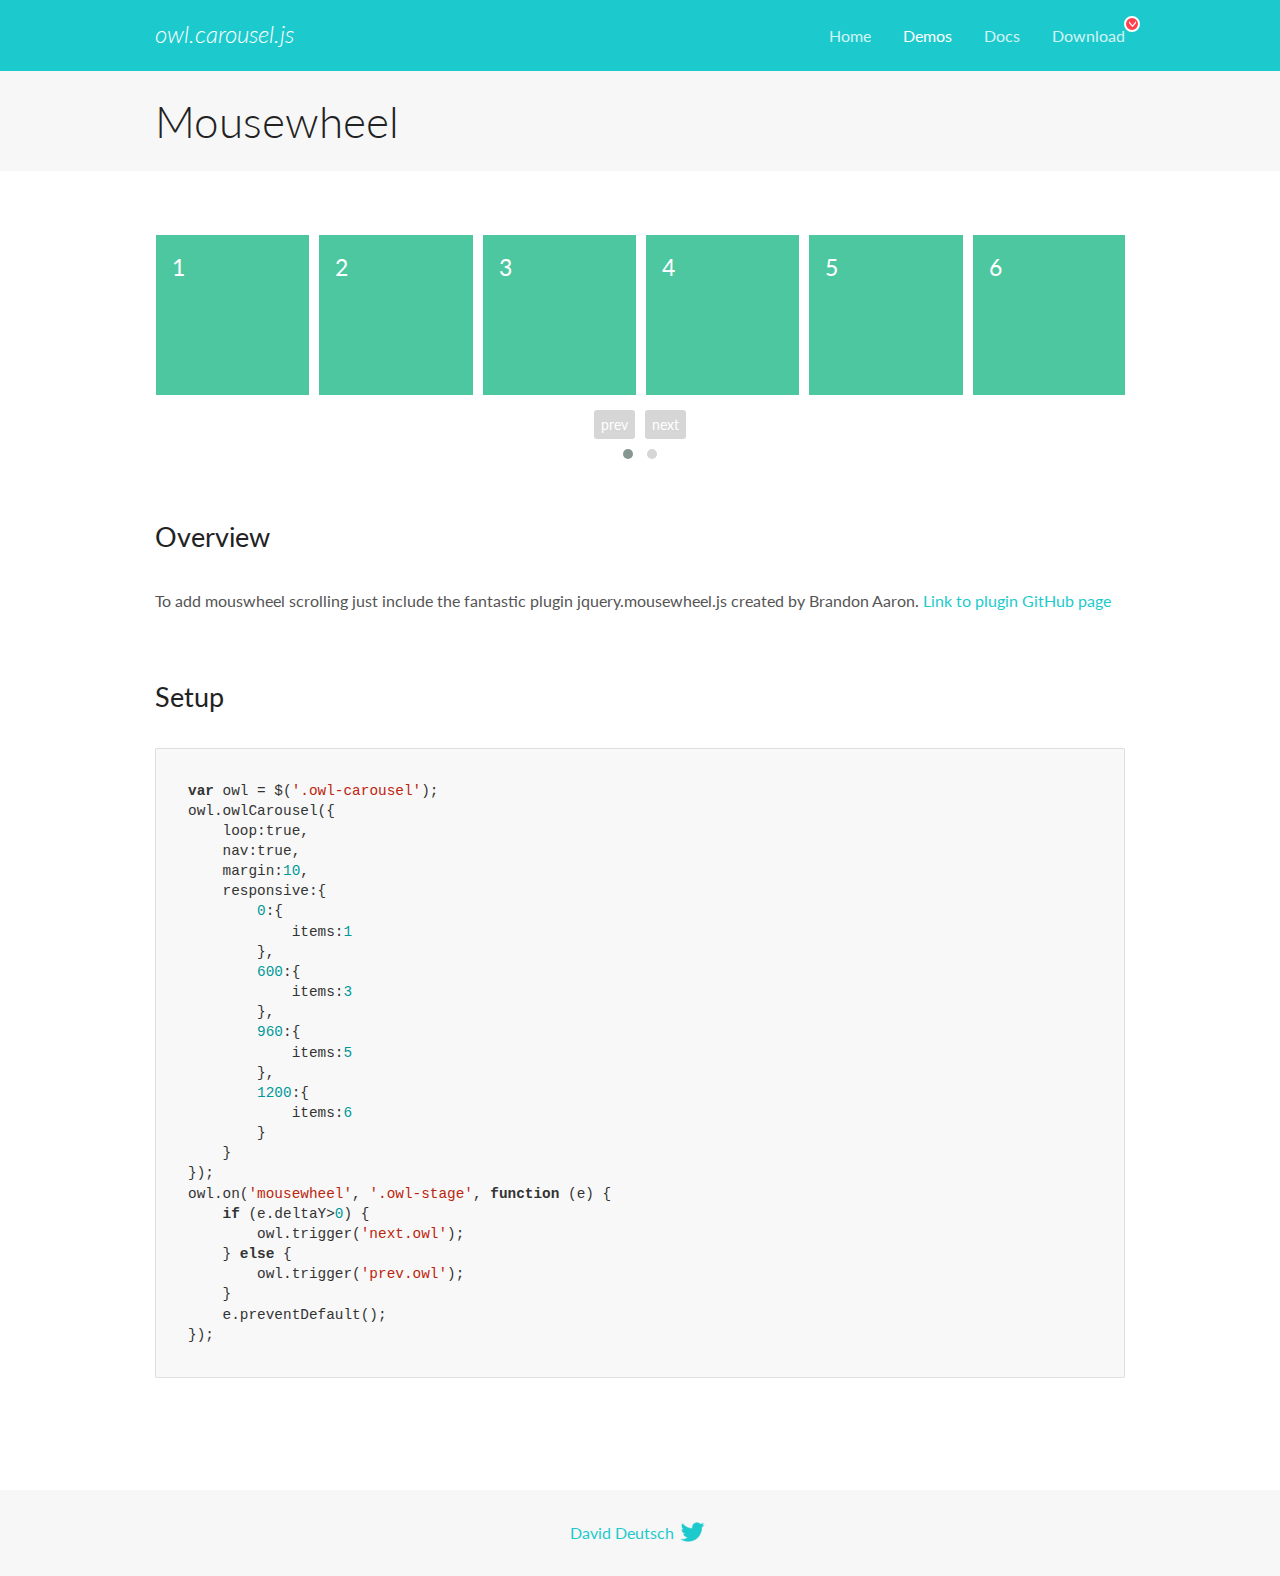
<file: assets/lib/owl.carousel/docs/demos/mousewheel.html>
<!DOCTYPE html>
<html lang="en">
  <head>

    <!-- head -->
    <meta charset="utf-8">
    <meta name="msapplication-tap-highlight" content="no" />
    <meta name="viewport" content="width=device-width, initial-scale=1.0" />
    <meta name="description" content="Mousewheel usage demo">
    <meta name="author" content="David Deutsch">
    <title>
      Mousewheel Demo | Owl Carousel | 2.2.1
    </title>

    <!-- Stylesheets -->
    <link href='https://fonts.googleapis.com/css?family=Lato:300,400,700,400italic,300italic' rel='stylesheet' type='text/css'>
    <link rel="stylesheet" href="../assets/css/docs.theme.min.css">

    <!-- Owl Stylesheets -->
    <link rel="stylesheet" href="../assets/owlcarousel/assets/owl.carousel.min.css">
    <link rel="stylesheet" href="../assets/owlcarousel/assets/owl.theme.default.min.css">

    <!-- HTML5 shim and Respond.js IE8 support of HTML5 elements and media queries -->

    <!--[if lt IE 9]>
      <script src="https://oss.maxcdn.com/libs/html5shiv/3.7.0/html5shiv.js"></script>
      <script src="https://oss.maxcdn.com/libs/respond.js/1.3.0/respond.min.js"></script>
    <![endif]-->

    <!-- Favicons -->
    <link rel="apple-touch-icon-precomposed" sizes="144x144" href="../assets/ico/apple-touch-icon-144-precomposed.png">
    <link rel="shortcut icon" href="../assets/ico/favicon.png">
    <link rel="shortcut icon" href="favicon.ico">

    <!-- Yeah i know js should not be in header. Its required for demos.-->

    <!-- javascript -->
    <script src="../assets/vendors/jquery.min.js"></script>
    <script src="../assets/owlcarousel/owl.carousel.js"></script>
  </head>
  <body>

    <!-- header -->
    <header class="header">
      <div class="row">
        <div class="large-12 columns">
          <div class="brand left">
            <h3>
              <a href="/OwlCarousel2/">owl.carousel.js</a> 
            </h3>
          </div>
          <a id="toggle-nav" class="right">
            <span></span> <span></span> <span></span> 
          </a> 
          <div class="nav-bar">
            <ul class="clearfix">
              <li> <a href="/OwlCarousel2/index.html">Home</a>  </li>
              <li class="active">
                <a href="/OwlCarousel2/demos/demos.html">Demos</a> 
              </li>
              <li> <a href="/OwlCarousel2/docs/started-welcome.html">Docs</a>  </li>
              <li>
                <a href="https://github.com/OwlCarousel2/OwlCarousel2/archive/2.2.1.zip">Download</a> 
                <span class="download"></span> 
              </li>
            </ul>
          </div>
        </div>
      </div>
    </header>

    <!-- title -->
    <section class="title">
      <div class="row">
        <div class="large-12 columns">
          <h1>Mousewheel</h1>
        </div>
      </div>
    </section>

    <!--  Demos -->
    <section id="demos">
      <div class="row">
        <div class="large-12 columns">
          <div class="owl-carousel owl-theme">
            <div class="item">
              <h4>1</h4>
            </div>
            <div class="item">
              <h4>2</h4>
            </div>
            <div class="item">
              <h4>3</h4>
            </div>
            <div class="item">
              <h4>4</h4>
            </div>
            <div class="item">
              <h4>5</h4>
            </div>
            <div class="item">
              <h4>6</h4>
            </div>
            <div class="item">
              <h4>7</h4>
            </div>
            <div class="item">
              <h4>8</h4>
            </div>
            <div class="item">
              <h4>9</h4>
            </div>
            <div class="item">
              <h4>10</h4>
            </div>
            <div class="item">
              <h4>11</h4>
            </div>
            <div class="item">
              <h4>12</h4>
            </div>
          </div>
          <h3 id="overview">Overview</h3>
          <p>To add mouswheel scrolling just include the fantastic plugin jquery.mousewheel.js created by Brandon Aaron.
            <a href="https://github.com/brandonaaron/jquery-mousewheel">Link to plugin GitHub page</a> 
          </p>
          <h3 id="setup">Setup</h3>
          <pre><code>var owl = $(&#39;.owl-carousel&#39;);
owl.owlCarousel({
    loop:true,
    nav:true,
    margin:10,
    responsive:{
        0:{
            items:1
        },
        600:{
            items:3
        },            
        960:{
            items:5
        },
        1200:{
            items:6
        }
    }
});
owl.on(&#39;mousewheel&#39;, &#39;.owl-stage&#39;, function (e) {
    if (e.deltaY&gt;0) {
        owl.trigger(&#39;next.owl&#39;);
    } else {
        owl.trigger(&#39;prev.owl&#39;);
    }
    e.preventDefault();
});</code></pre>
          <script src="../assets/vendors/jquery.mousewheel.min.js"></script>
          <script>
            $(document).ready(function() {
              var owl = $('.owl-carousel');
              owl.owlCarousel({
                loop: true,
                nav: true,
                margin: 10,
                responsive: {
                  0: {
                    items: 1
                  },
                  600: {
                    items: 3
                  },
                  960: {
                    items: 5
                  },
                  1200: {
                    items: 6
                  }
                }
              });
              owl.on('mousewheel', '.owl-stage', function(e) {
                if (e.deltaY > 0) {
                  owl.trigger('next.owl');
                } else {
                  owl.trigger('prev.owl');
                }
                e.preventDefault();
              });
            })
          </script>
        </div>
      </div>
    </section>

    <!-- footer -->
    <footer class="footer">
      <div class="row">
        <div class="large-12 columns">
          <h5>
            <a href="/OwlCarousel2/docs/support-contact.html">David Deutsch</a> 
            <a id="custom-tweet-button" href="https://twitter.com/share?url=https://github.com/OwlCarousel2/OwlCarousel2&text=Owl Carousel - This is so awesome! " target="_blank"></a> 
          </h5>
        </div>
      </div>
    </footer>

    <!-- vendors -->
    <script src="../assets/vendors/highlight.js"></script>
    <script src="../assets/js/app.js"></script>
  </body>
</html>
</file>
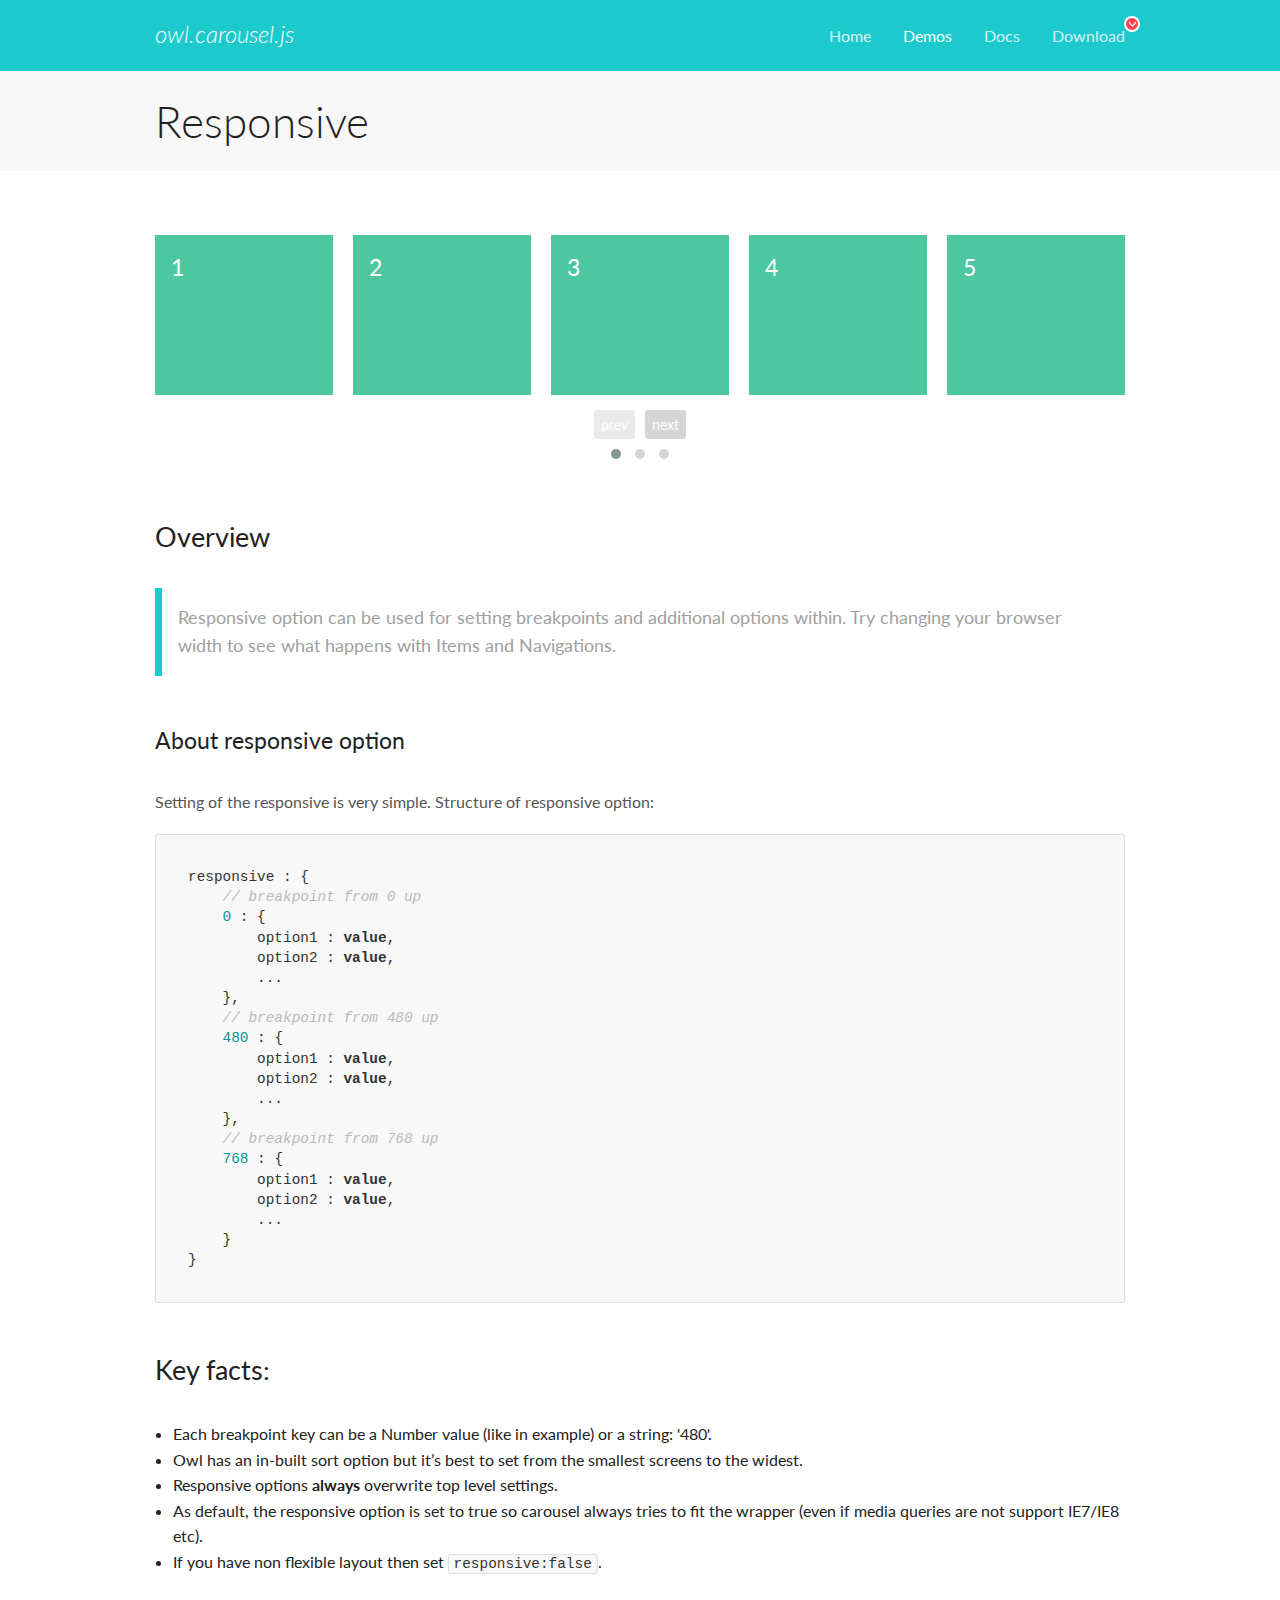
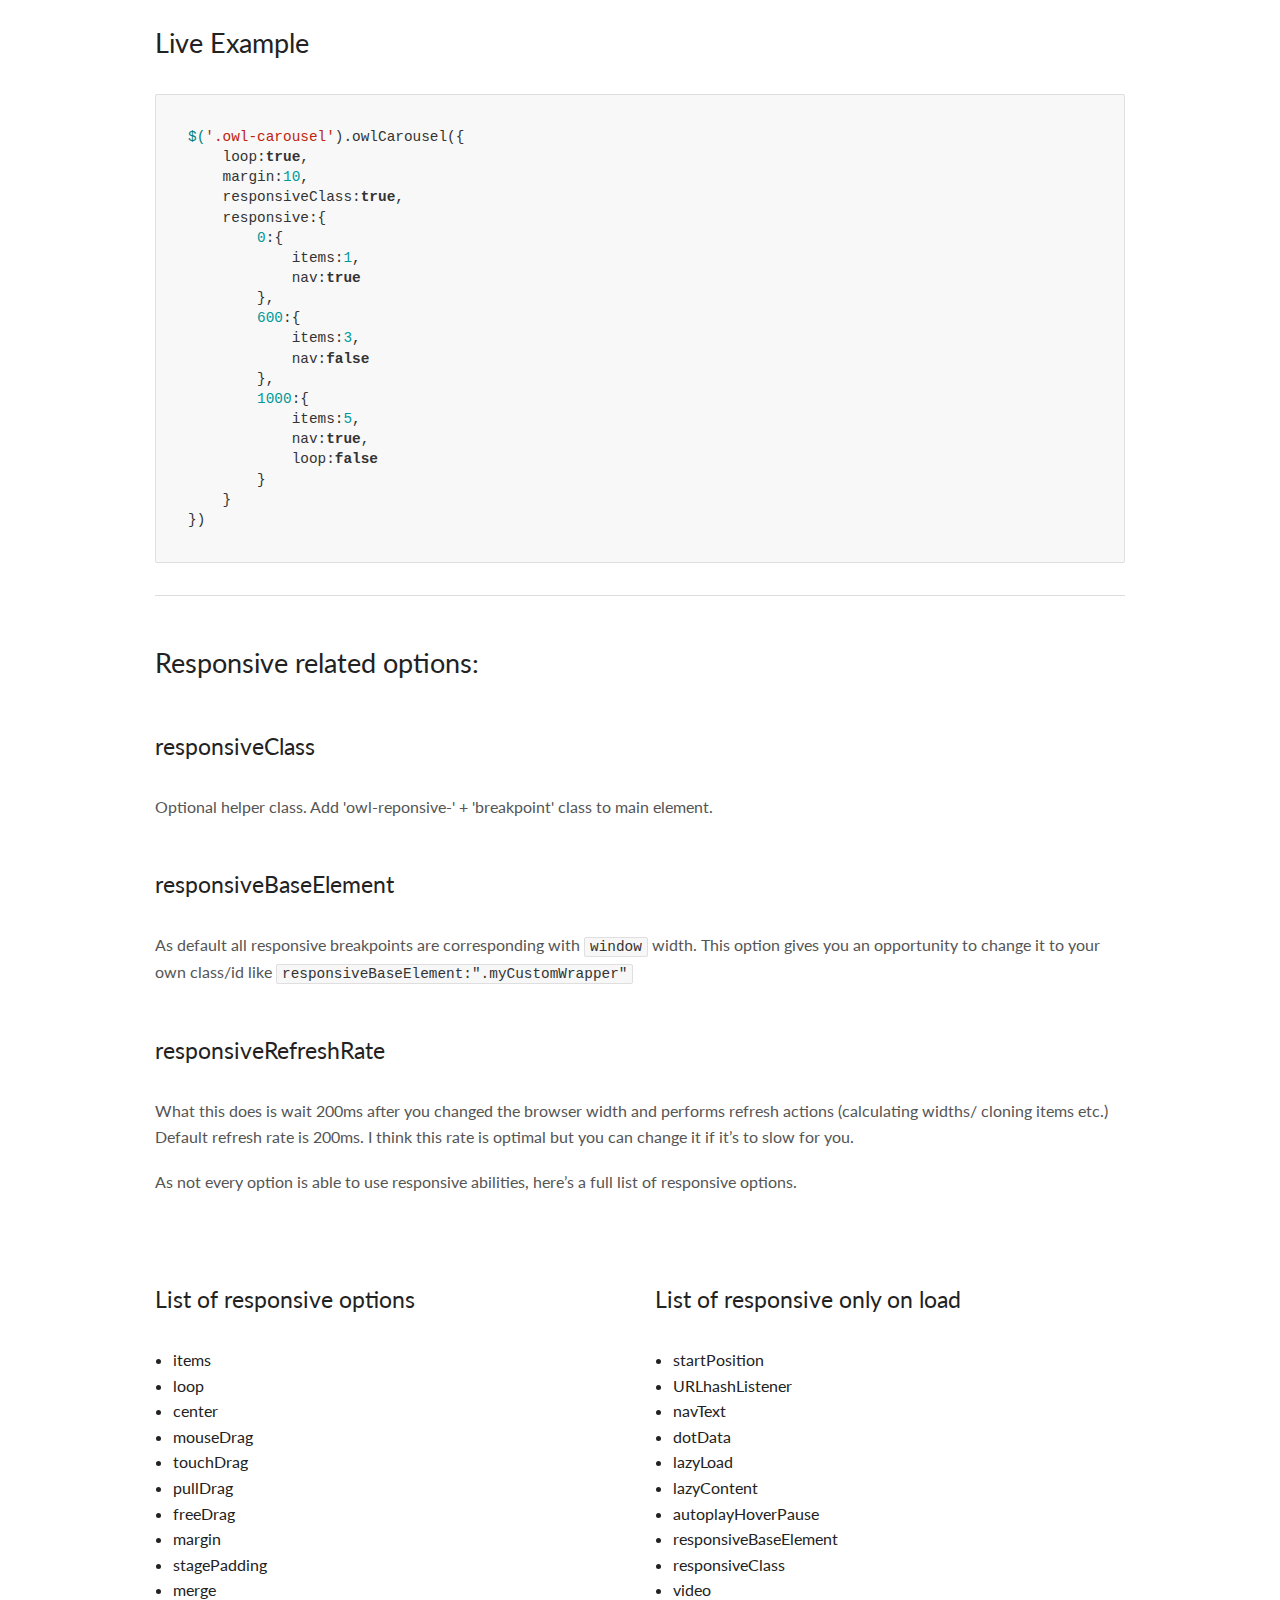
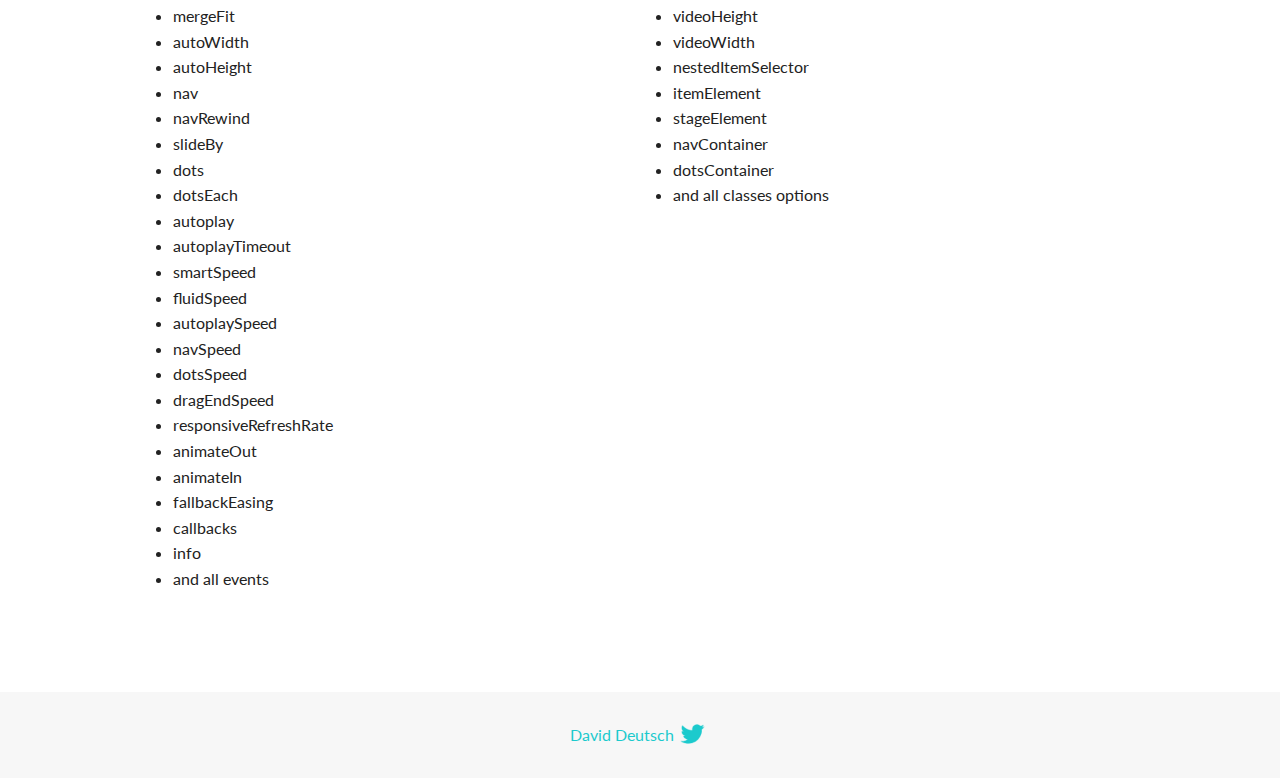
<file: assets/lib/owl.carousel/docs/demos/responsive.html>
<!DOCTYPE html>
<html lang="en">
  <head>

    <!-- head -->
    <meta charset="utf-8">
    <meta name="msapplication-tap-highlight" content="no" />
    <meta name="viewport" content="width=device-width, initial-scale=1.0" />
    <meta name="description" content="How to use responsive options">
    <meta name="author" content="David Deutsch">
    <title>
      Responsive Demo | Owl Carousel | 2.2.1
    </title>

    <!-- Stylesheets -->
    <link href='https://fonts.googleapis.com/css?family=Lato:300,400,700,400italic,300italic' rel='stylesheet' type='text/css'>
    <link rel="stylesheet" href="../assets/css/docs.theme.min.css">

    <!-- Owl Stylesheets -->
    <link rel="stylesheet" href="../assets/owlcarousel/assets/owl.carousel.min.css">
    <link rel="stylesheet" href="../assets/owlcarousel/assets/owl.theme.default.min.css">

    <!-- HTML5 shim and Respond.js IE8 support of HTML5 elements and media queries -->

    <!--[if lt IE 9]>
      <script src="https://oss.maxcdn.com/libs/html5shiv/3.7.0/html5shiv.js"></script>
      <script src="https://oss.maxcdn.com/libs/respond.js/1.3.0/respond.min.js"></script>
    <![endif]-->

    <!-- Favicons -->
    <link rel="apple-touch-icon-precomposed" sizes="144x144" href="../assets/ico/apple-touch-icon-144-precomposed.png">
    <link rel="shortcut icon" href="../assets/ico/favicon.png">
    <link rel="shortcut icon" href="favicon.ico">

    <!-- Yeah i know js should not be in header. Its required for demos.-->

    <!-- javascript -->
    <script src="../assets/vendors/jquery.min.js"></script>
    <script src="../assets/owlcarousel/owl.carousel.js"></script>
  </head>
  <body>

    <!-- header -->
    <header class="header">
      <div class="row">
        <div class="large-12 columns">
          <div class="brand left">
            <h3>
              <a href="/OwlCarousel2/">owl.carousel.js</a> 
            </h3>
          </div>
          <a id="toggle-nav" class="right">
            <span></span> <span></span> <span></span> 
          </a> 
          <div class="nav-bar">
            <ul class="clearfix">
              <li> <a href="/OwlCarousel2/index.html">Home</a>  </li>
              <li class="active">
                <a href="/OwlCarousel2/demos/demos.html">Demos</a> 
              </li>
              <li> <a href="/OwlCarousel2/docs/started-welcome.html">Docs</a>  </li>
              <li>
                <a href="https://github.com/OwlCarousel2/OwlCarousel2/archive/2.2.1.zip">Download</a> 
                <span class="download"></span> 
              </li>
            </ul>
          </div>
        </div>
      </div>
    </header>

    <!-- title -->
    <section class="title">
      <div class="row">
        <div class="large-12 columns">
          <h1>Responsive</h1>
        </div>
      </div>
    </section>

    <!--  Demos -->
    <section id="demos">
      <div class="row">
        <div class="large-12 columns">
          <div class="owl-carousel owl-theme">
            <div class="item">
              <h4>1</h4>
            </div>
            <div class="item">
              <h4>2</h4>
            </div>
            <div class="item">
              <h4>3</h4>
            </div>
            <div class="item">
              <h4>4</h4>
            </div>
            <div class="item">
              <h4>5</h4>
            </div>
            <div class="item">
              <h4>6</h4>
            </div>
            <div class="item">
              <h4>7</h4>
            </div>
            <div class="item">
              <h4>8</h4>
            </div>
            <div class="item">
              <h4>9</h4>
            </div>
            <div class="item">
              <h4>10</h4>
            </div>
            <div class="item">
              <h4>11</h4>
            </div>
            <div class="item">
              <h4>12</h4>
            </div>
          </div>
          <h3 id="overview">Overview</h3>
          <blockquote>
            <p>Responsive option can be used for setting breakpoints and additional options within. Try changing your browser width to see what happens with Items and Navigations.</p>
          </blockquote>
          <h4 id="about-responsive-option">About responsive option</h4>
          <p>Setting of the responsive is very simple. Structure of responsive option:</p>
          <pre><code>responsive : {
    // breakpoint from 0 up
    0 : {
        option1 : value,
        option2 : value,
        ...
    },
    // breakpoint from 480 up
    480 : {
        option1 : value,
        option2 : value,
        ...
    },
    // breakpoint from 768 up
    768 : {
        option1 : value,
        option2 : value,
        ...
    }
}</code></pre>
          <h3 id="key-facts-">Key facts:</h3>
          <ul>
            <li>Each breakpoint key can be a Number value (like in example) or a string: &#39;480&#39;.</li>
            <li>Owl has an in-built sort option but it’s best to set from the smallest screens to the widest. </li>
            <li>Responsive options <strong>always</strong>  overwrite top level settings.</li>
            <li>As default, the responsive option is set to true so carousel always tries to fit the wrapper (even if media queries are not support IE7/IE8 etc).</li>
            <li>If you have non flexible layout then set <code>responsive:false</code>.</li>
          </ul>
          <h3 id="live-example">Live Example</h3>
          <pre><code>$(&#39;.owl-carousel&#39;).owlCarousel({
    loop:true,
    margin:10,
    responsiveClass:true,
    responsive:{
        0:{
            items:1,
            nav:true
        },
        600:{
            items:3,
            nav:false
        },
        1000:{
            items:5,
            nav:true,
            loop:false
        }
    }
})</code></pre>
          <hr>
          <h3 id="responsive-related-options-">Responsive related options:</h3>
          <h4 id="responsiveclass">responsiveClass</h4>
          <p>Optional helper class. Add &#39;owl-reponsive-&#39; + &#39;breakpoint&#39; class to main element.</p>
          <h4 id="responsivebaseelement">responsiveBaseElement</h4>
          <p>As default all responsive breakpoints are corresponding with <code>window</code> width. This option gives you an opportunity to change it to your own class/id like <code>responsiveBaseElement:&quot;.myCustomWrapper&quot;</code></p>
          <h4 id="responsiverefreshrate">responsiveRefreshRate</h4>
          <p>What this does is wait 200ms after you changed the browser width and performs refresh actions (calculating widths/ cloning items etc.) Default refresh rate is 200ms. I think this rate is optimal but you can change it if it’s to slow for you.</p>
          <p>As not every option is able to use responsive abilities, here’s a full list of responsive options.</p>
          <p>
            <div class="row">
          </p>
          <div class="large-6 columns">
            <h4 id="list-of-responsive-options">List of responsive options</h4>
            <ul>
              <li>items</li>
              <li>loop</li>
              <li>center</li>
              <li>mouseDrag</li>
              <li>touchDrag</li>
              <li>pullDrag</li>
              <li>freeDrag</li>
              <li>margin</li>
              <li>stagePadding</li>
              <li>merge</li>
              <li>mergeFit</li>
              <li>autoWidth</li>
              <li>autoHeight</li>
              <li>nav</li>
              <li>navRewind</li>
              <li>slideBy</li>
              <li>dots</li>
              <li>dotsEach</li>
              <li>autoplay</li>
              <li>autoplayTimeout</li>
              <li>smartSpeed</li>
              <li>fluidSpeed</li>
              <li>autoplaySpeed</li>
              <li>navSpeed</li>
              <li>dotsSpeed</li>
              <li>dragEndSpeed</li>
              <li>responsiveRefreshRate</li>
              <li>animateOut</li>
              <li>animateIn</li>
              <li>fallbackEasing</li>
              <li>callbacks</li>
              <li>info</li>
              <li>and all events</li>
            </ul>
          </div>
          <div class="large-6 columns">
            <h4 id="list-of-responsive-only-on-load">List of responsive only on load</h4>
            <ul>
              <li>startPosition</li>
              <li>URLhashListener</li>
              <li>navText</li>
              <li>dotData</li>
              <li>lazyLoad</li>
              <li>lazyContent</li>
              <li>autoplayHoverPause</li>
              <li>responsiveBaseElement</li>
              <li>responsiveClass</li>
              <li>video</li>
              <li>videoHeight</li>
              <li>videoWidth</li>
              <li>nestedItemSelector</li>
              <li>itemElement</li>
              <li>stageElement</li>
              <li>navContainer</li>
              <li>dotsContainer</li>
              <li>and all classes options</li>
            </ul>
          </div>
          </div>
          <script>
            $(document).ready(function() {
              $('.owl-carousel').owlCarousel({
                loop: true,
                margin: 10,
                responsiveClass: true,
                responsive: {
                  0: {
                    items: 1,
                    nav: true
                  },
                  600: {
                    items: 3,
                    nav: false
                  },
                  1000: {
                    items: 5,
                    nav: true,
                    loop: false,
                    margin: 20
                  }
                }
              })
            })
          </script>
        </div>
      </div>
    </section>

    <!-- footer -->
    <footer class="footer">
      <div class="row">
        <div class="large-12 columns">
          <h5>
            <a href="/OwlCarousel2/docs/support-contact.html">David Deutsch</a> 
            <a id="custom-tweet-button" href="https://twitter.com/share?url=https://github.com/OwlCarousel2/OwlCarousel2&text=Owl Carousel - This is so awesome! " target="_blank"></a> 
          </h5>
        </div>
      </div>
    </footer>

    <!-- vendors -->
    <script src="../assets/vendors/highlight.js"></script>
    <script src="../assets/js/app.js"></script>
  </body>
</html>
</file>
